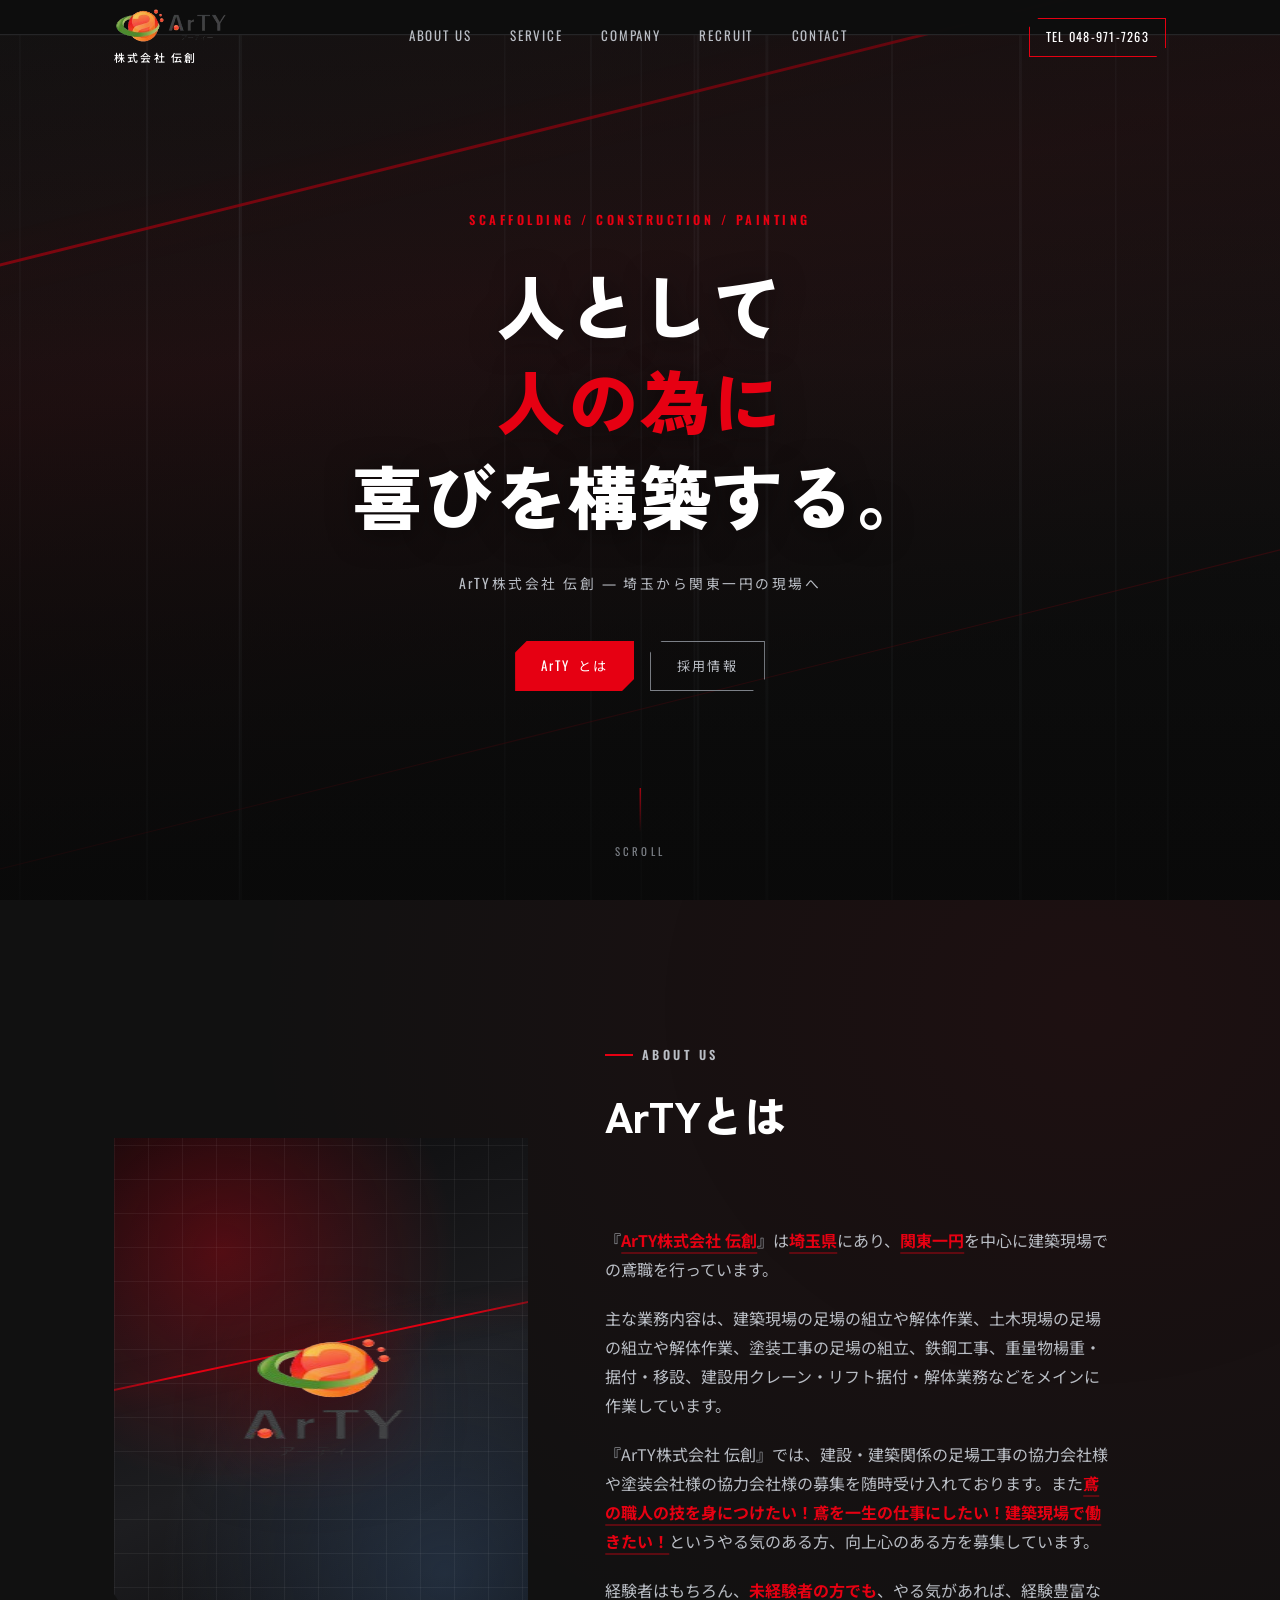
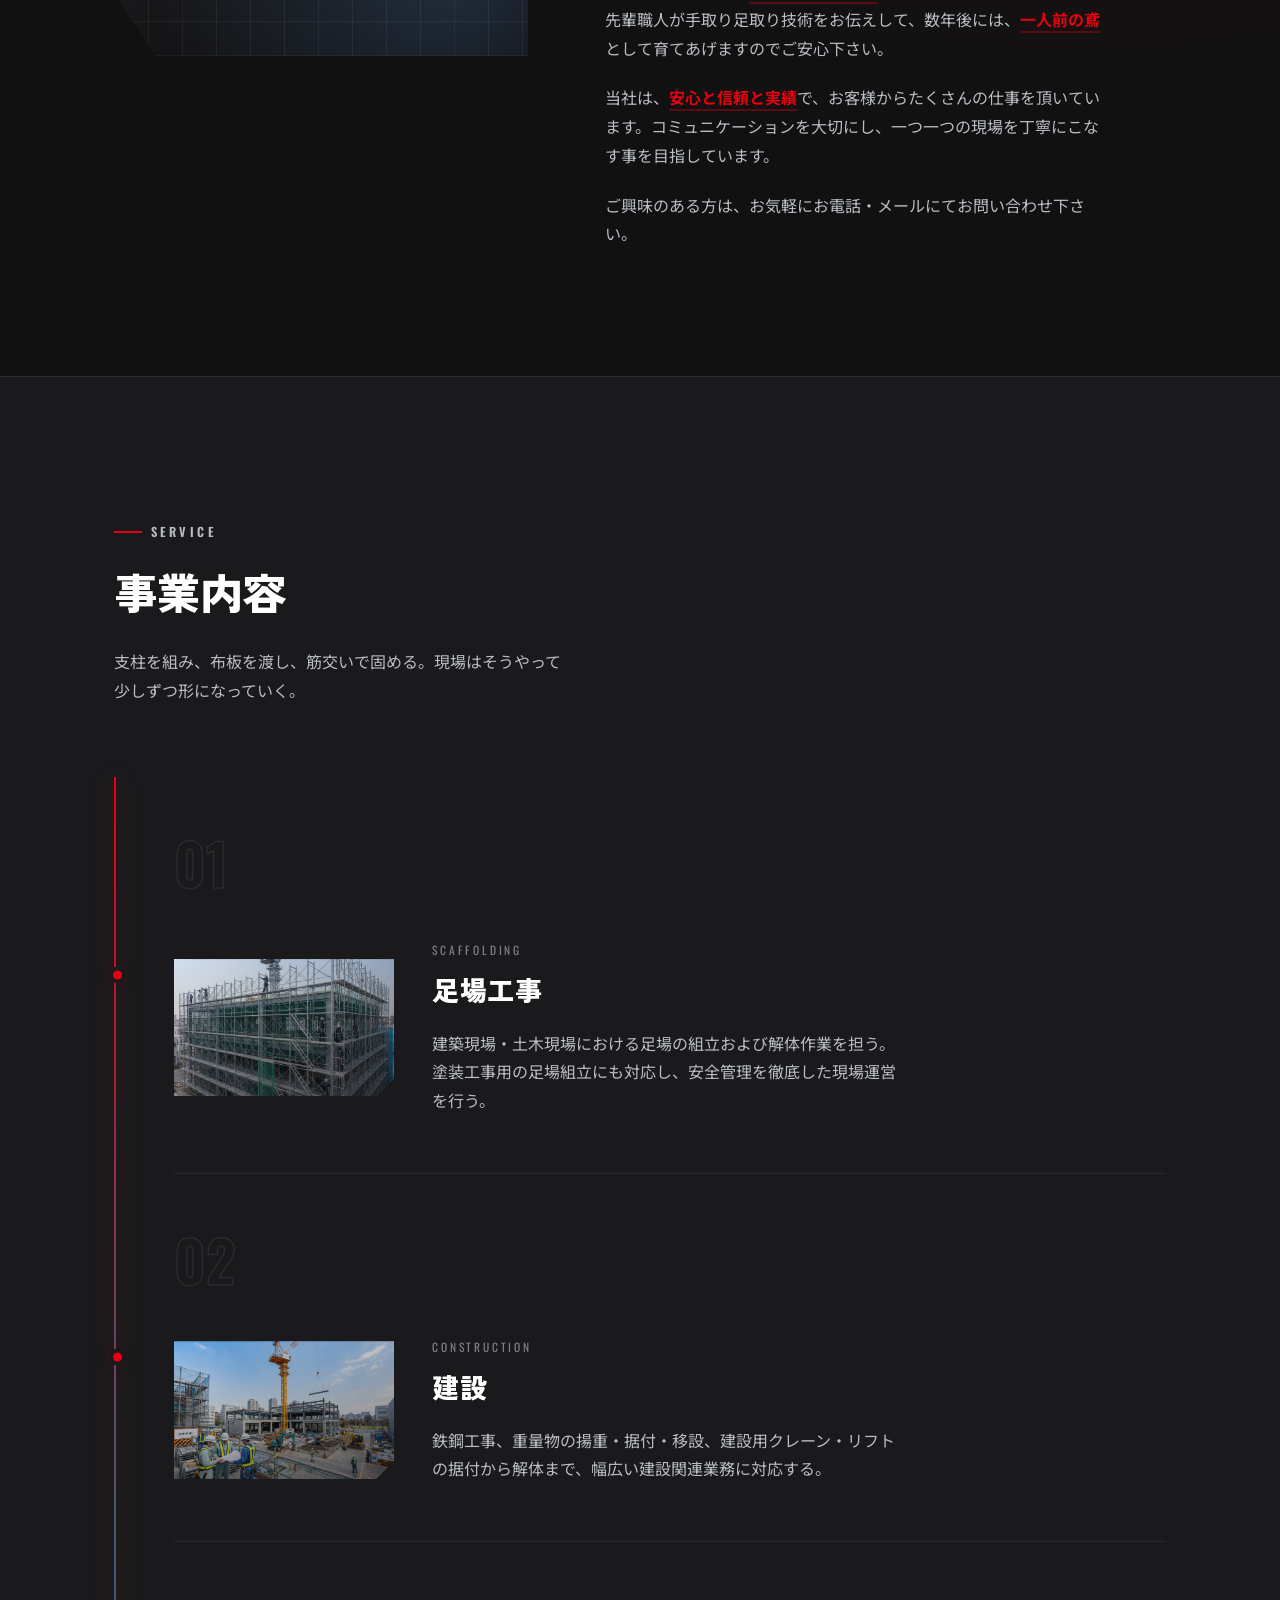
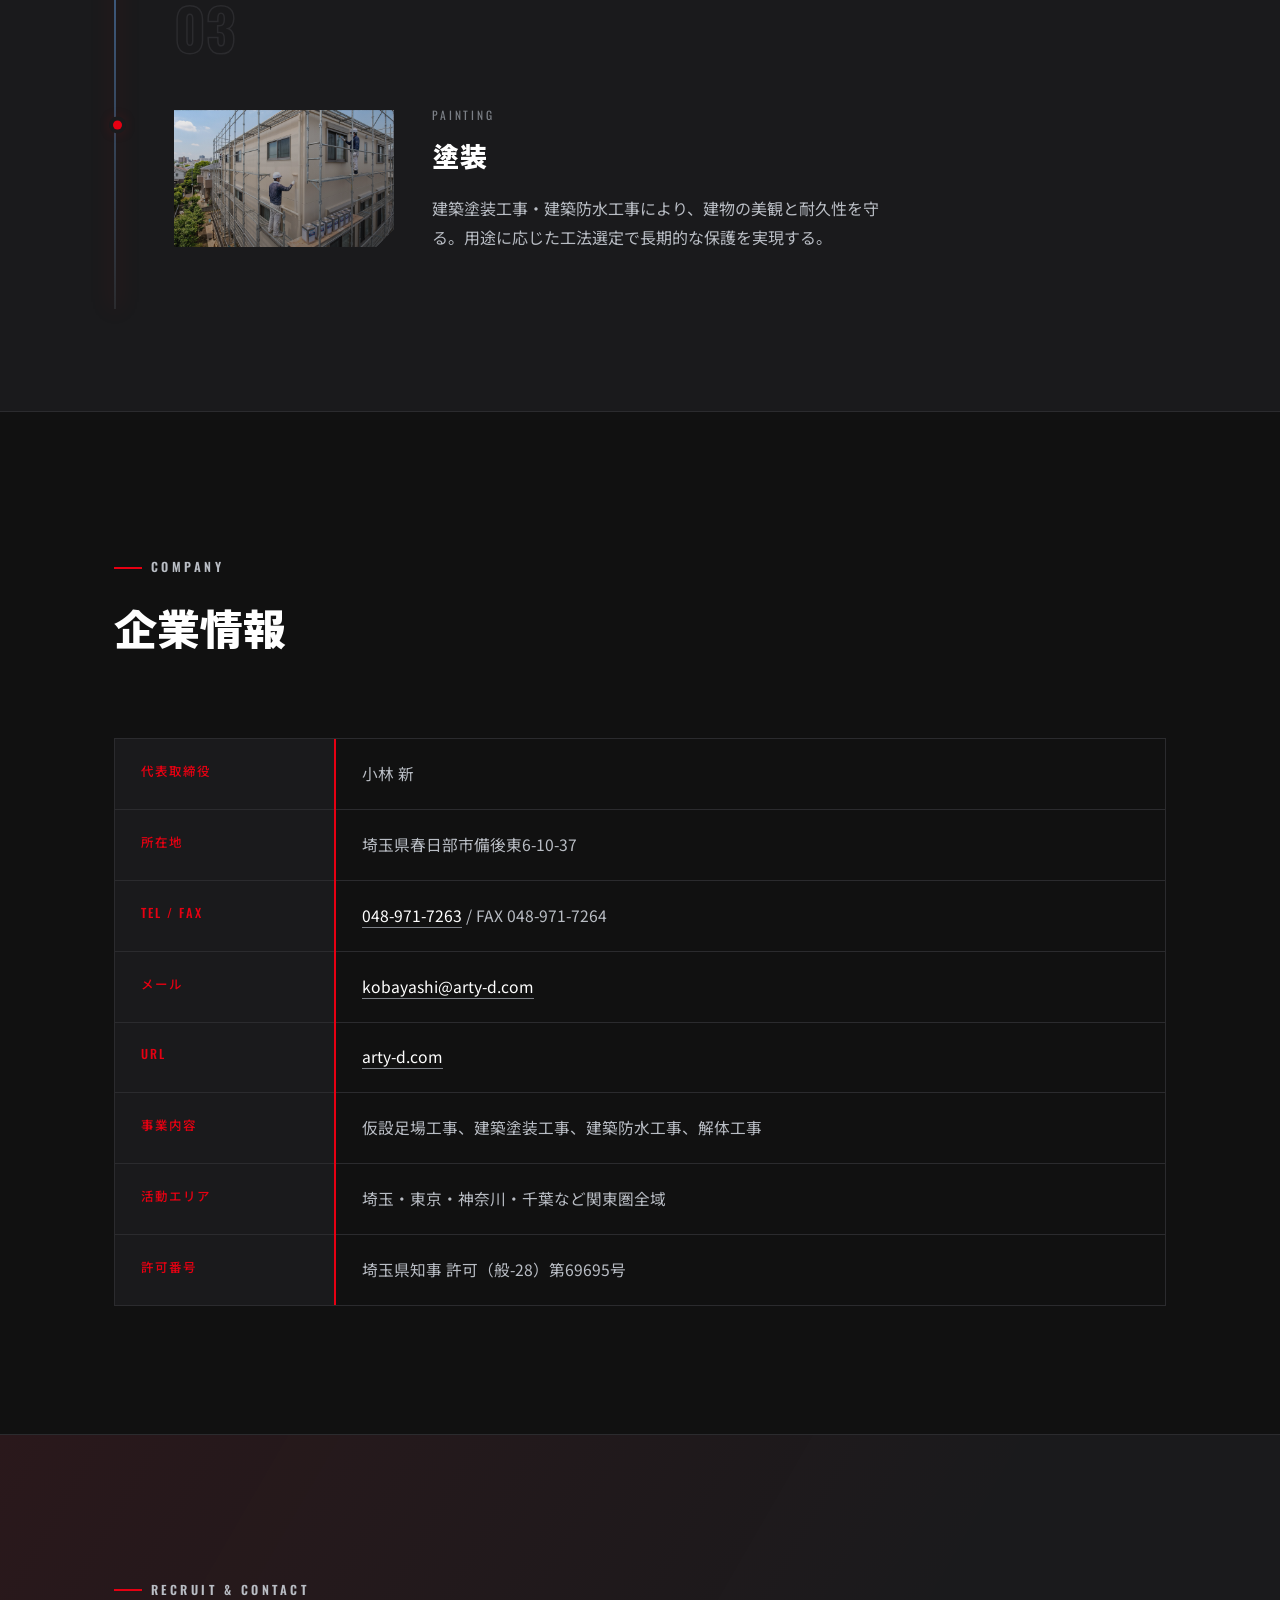
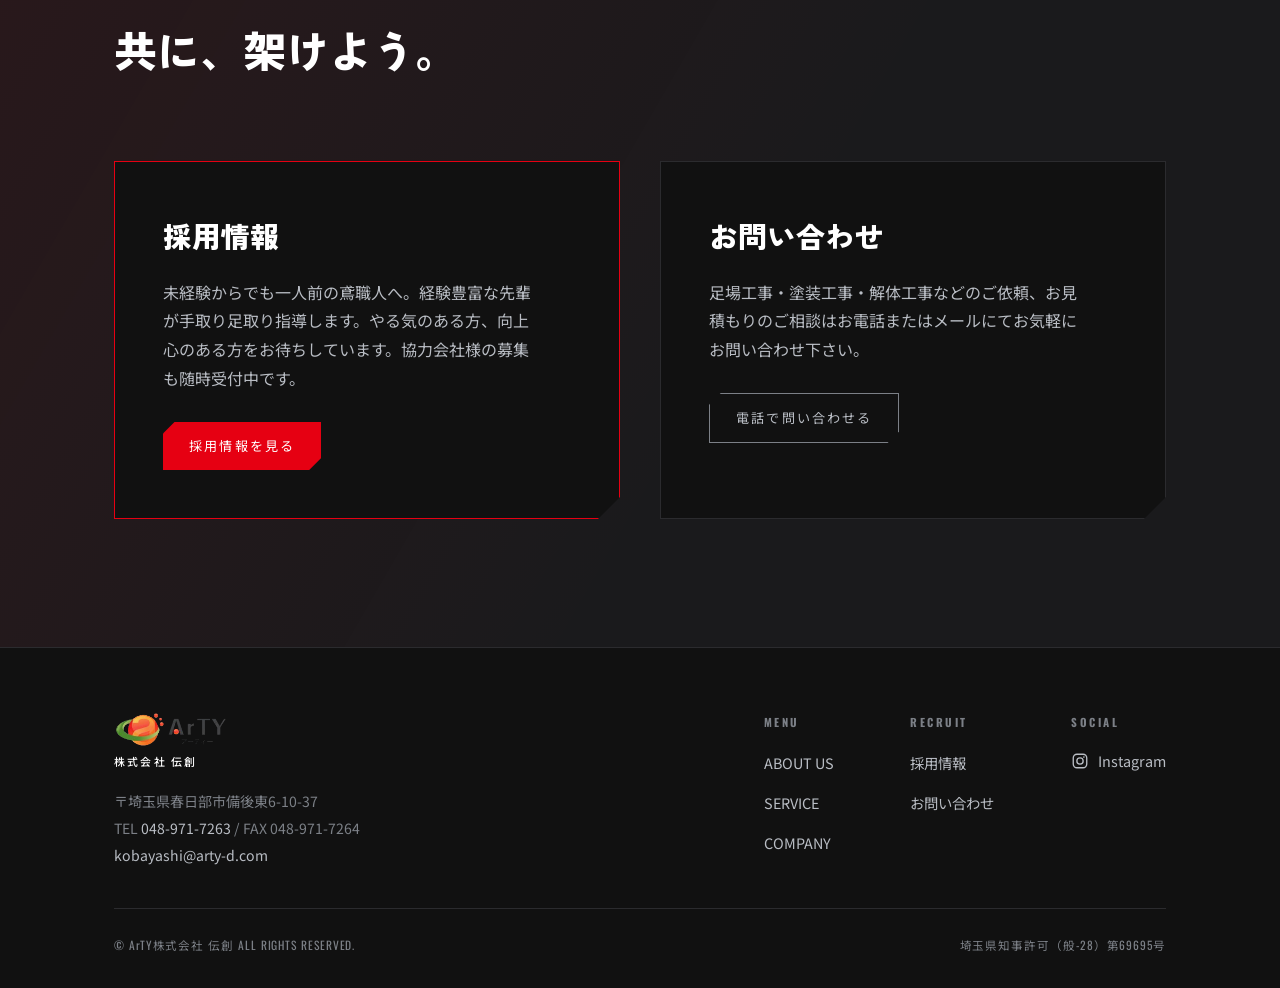
<file: index.html>
<!doctype html>
<html lang="ja">
<head>
<meta charset="UTF-8">
<meta name="viewport" content="width=device-width, initial-scale=1.0">
<title>ArTY株式会社 伝創｜埼玉・関東一円の足場工事、建設、塗装</title>
<meta name="description" content="埼玉県春日部市を拠点に、関東一円で足場工事・建設・塗装工事を行うArTY株式会社 伝創の公式サイト。未経験者歓迎の求人情報も掲載しています。">
<meta name="keywords" content="足場工事,建設,塗装,鳶,埼玉,春日部市,関東,求人,ArTY,株式会社伝創">
<link rel="canonical" href="https://arty-d.com/">
<link rel="icon" type="image/png" sizes="16x16" href="assets/favicon/favicon-16.png">
<link rel="icon" type="image/png" sizes="32x32" href="assets/favicon/favicon-32.png">
<link rel="icon" type="image/png" sizes="512x512" href="assets/favicon/favicon-512.png">
<link rel="apple-touch-icon" sizes="180x180" href="assets/favicon/apple-touch-icon.png">

<meta property="og:type" content="website">
<meta property="og:site_name" content="ArTY株式会社 伝創">
<meta property="og:locale" content="ja_JP">
<meta property="og:url" content="https://arty-d.com/">
<meta property="og:title" content="ArTY株式会社 伝創｜埼玉・関東一円の足場工事、建設、塗装">
<meta property="og:description" content="埼玉県春日部市を拠点に、関東一円で足場工事・建設・塗装工事を行うArTY株式会社 伝創の公式サイト。未経験者歓迎の求人情報も掲載しています。">
<meta property="og:image" content="https://arty-d.com/assets/images/service-scaffolding.jpg">
<meta property="og:image:width" content="1600">
<meta property="og:image:height" content="872">
<meta name="twitter:card" content="summary_large_image">
<meta name="twitter:title" content="ArTY株式会社 伝創｜埼玉・関東一円の足場工事、建設、塗装">
<meta name="twitter:description" content="埼玉県春日部市を拠点に、関東一円で足場工事・建設・塗装工事を行うArTY株式会社 伝創の公式サイト。未経験者歓迎の求人情報も掲載しています。">
<meta name="twitter:image" content="https://arty-d.com/assets/images/service-scaffolding.jpg">

<link rel="stylesheet" href="https://fonts.googleapis.com/css2?family=Zen+Kaku+Gothic+New:wght@400;500;700;900&family=Noto+Sans+JP:wght@400;500;700&family=Oswald:wght@400;500;600;700&display=swap">
<link rel="stylesheet" href="assets/css/style.css">

<script type="application/ld+json">
{
  "@context": "https://schema.org",
  "@type": "GeneralContractor",
  "name": "ArTY株式会社 伝創",
  "alternateName": "ArTY",
  "url": "https://arty-d.com/",
  "logo": "https://arty-d.com/assets/images/logo.png",
  "image": "https://arty-d.com/assets/images/service-scaffolding.jpg",
  "description": "埼玉県春日部市を拠点に、関東一円で足場工事・建設・塗装工事を行う鳶職の会社です。",
  "telephone": "+81-48-971-7263",
  "faxNumber": "+81-48-971-7264",
  "email": "kobayashi@arty-d.com",
  "address": {
    "@type": "PostalAddress",
    "streetAddress": "備後東6-10-37",
    "addressLocality": "春日部市",
    "addressRegion": "埼玉県",
    "addressCountry": "JP"
  },
  "areaServed": [
    { "@type": "State", "name": "埼玉県" },
    { "@type": "State", "name": "東京都" },
    { "@type": "State", "name": "神奈川県" },
    { "@type": "State", "name": "千葉県" }
  ],
  "sameAs": [
    "https://www.instagram.com/denso0415arty/"
  ]
}
</script>

</head>
<body>

<header class="site-header" id="siteHeader">
  <div class="wrap header-inner">
    <a href="#top" class="logo"><img src="assets/images/logo.png" width="214" height="64" alt="ArTY株式会社 伝創"><small>株式会社 伝創</small></a>
    <nav class="nav-links">
      <a href="#about">ABOUT US</a>
      <a href="#service">SERVICE</a>
      <a href="#company">COMPANY</a>
      <a href="recruit.html">RECRUIT</a>
      <a href="#contact">CONTACT</a>
    </nav>
    <a href="tel:048-971-7263" class="nav-cta">TEL 048-971-7263</a>
    <button class="menu-btn" id="menuBtn" aria-label="メニューを開く" aria-expanded="false">
      <span></span><span></span><span></span>
    </button>
  </div>
</header>

<div class="mobile-menu" id="mobileMenu">
  <a href="#about">ABOUT US</a>
  <a href="#service">SERVICE</a>
  <a href="#company">COMPANY</a>
  <a href="recruit.html">RECRUIT</a>
  <a href="#contact">CONTACT</a>
  <a href="tel:048-971-7263" class="mm-sub">TEL 048-971-7263</a>
</div>

<section class="hero" id="top" data-hero-sentinel>
  <canvas id="heroCanvas" aria-hidden="true"></canvas>
  <div class="hero-brace" aria-hidden="true">
    <span class="b1"></span>
    <span class="b2"></span>
  </div>
  <div class="hero-content">
    <p class="eyebrow hero-eyebrow">SCAFFOLDING / CONSTRUCTION / PAINTING</p>
    <h1>人として<br><em>人の為に</em><br>喜びを構築する。</h1>
    <p class="hero-sub">ArTY株式会社 伝創 — 埼玉から関東一円の現場へ</p>
    <div class="hero-actions">
      <a href="#about" class="btn btn-primary"><span class="brand-mark">ArTY</span>とは</a>
      <a href="recruit.html" class="btn btn-ghost">採用情報</a>
    </div>
  </div>
  <div class="scroll-cue" aria-hidden="true">
    <span class="line"></span>
    <span>SCROLL</span>
  </div>
</section>

<section class="about" id="about" data-reveal>
  <div class="wrap about-grid">
    <div class="about-visual">
      <img class="about-visual-logo" src="assets/images/logo-mark.png" width="129" height="132" loading="lazy" alt="ArTY株式会社 伝創">
    </div>
    <div>
      <div class="section-head">
        <p class="eyebrow">ABOUT US</p>
        <h2>ArTYとは</h2>
      </div>
      <div class="about-copy">
        <p>『<span class="hl">ArTY株式会社 伝創</span>』は<span class="hl">埼玉県</span>にあり、<span class="hl">関東一円</span>を中心に建築現場での鳶職を行っています。</p>
        <p>主な業務内容は、建築現場の足場の組立や解体作業、土木現場の足場の組立や解体作業、塗装工事の足場の組立、鉄鋼工事、重量物楊重・据付・移設、建設用クレーン・リフト据付・解体業務などをメインに作業しています。</p>
        <p>『ArTY株式会社 伝創』では、建設・建築関係の足場工事の協力会社様や塗装会社様の協力会社様の募集を随時受け入れております。また<span class="hl">鳶の職人の技を身につけたい！鳶を一生の仕事にしたい！建築現場で働きたい！</span>というやる気のある方、向上心のある方を募集しています。</p>
        <p>経験者はもちろん、<span class="hl">未経験者の方でも</span>、やる気があれば、経験豊富な先輩職人が手取り足取り技術をお伝えして、数年後には、<span class="hl">一人前の鳶</span>として育てあげますのでご安心下さい。</p>
        <p>当社は、<span class="hl">安心と信頼と実績</span>で、お客様からたくさんの仕事を頂いています。コミュニケーションを大切にし、一つ一つの現場を丁寧にこなす事を目指しています。</p>
        <p>ご興味のある方は、お気軽にお電話・メールにてお問い合わせ下さい。</p>
      </div>
    </div>
  </div>
</section>

<section class="service" id="service">
  <div class="wrap">
    <div class="section-head">
      <p class="eyebrow">SERVICE</p>
      <h2>事業内容</h2>
      <p>支柱を組み、布板を渡し、筋交いで固める。現場はそうやって少しずつ形になっていく。</p>
    </div>

    <div class="spine" id="spine" data-reveal>
      <div class="spine-rail" aria-hidden="true"></div>

      <div class="work-item">
        <div class="work-num">01</div>
        <div class="work-body">
          <div class="work-grid">
            <div class="work-figure has-photo photo-scaffolding" role="img" aria-label="足場を組む職人たちの現場写真"></div>
            <div>
              <p class="work-title">SCAFFOLDING<span class="work-title-jp">足場工事</span></p>
              <p class="work-desc">建築現場・土木現場における足場の組立および解体作業を担う。塗装工事用の足場組立にも対応し、安全管理を徹底した現場運営を行う。</p>
            </div>
          </div>
        </div>
      </div>

      <div class="work-item">
        <div class="work-num">02</div>
        <div class="work-body">
          <div class="work-grid">
            <div class="work-figure has-photo photo-construction" role="img" aria-label="鉄骨・重量物を扱う建設現場の写真"></div>
            <div>
              <p class="work-title">CONSTRUCTION<span class="work-title-jp">建設</span></p>
              <p class="work-desc">鉄鋼工事、重量物の揚重・据付・移設、建設用クレーン・リフトの据付から解体まで、幅広い建設関連業務に対応する。</p>
            </div>
          </div>
        </div>
      </div>

      <div class="work-item">
        <div class="work-num">03</div>
        <div class="work-body">
          <div class="work-grid">
            <div class="work-figure has-photo photo-painting" role="img" aria-label="外壁を塗装する職人たちの現場写真"></div>
            <div>
              <p class="work-title">PAINTING<span class="work-title-jp">塗装</span></p>
              <p class="work-desc">建築塗装工事・建築防水工事により、建物の美観と耐久性を守る。用途に応じた工法選定で長期的な保護を実現する。</p>
            </div>
          </div>
        </div>
      </div>
    </div>
  </div>
</section>

<section class="company" id="company">
  <div class="wrap">
    <div class="section-head">
      <p class="eyebrow">COMPANY</p>
      <h2>企業情報</h2>
    </div>
    <div class="table-wrap">
      <table class="company-table">
        <tbody>
          <tr>
            <th scope="row">代表取締役</th>
            <td data-label="代表取締役">小林 新</td>
          </tr>
          <tr>
            <th scope="row">所在地</th>
            <td data-label="所在地">埼玉県春日部市備後東6-10-37</td>
          </tr>
          <tr>
            <th scope="row">TEL / FAX</th>
            <td data-label="TEL / FAX"><a href="tel:048-971-7263">048-971-7263</a> / FAX 048-971-7264</td>
          </tr>
          <tr>
            <th scope="row">メール</th>
            <td data-label="メール"><a href="mailto:kobayashi@arty-d.com">kobayashi@arty-d.com</a></td>
          </tr>
          <tr>
            <th scope="row">URL</th>
            <td data-label="URL"><a href="http://arty-d.com" target="_blank" rel="noopener">arty-d.com</a></td>
          </tr>
          <tr>
            <th scope="row">事業内容</th>
            <td data-label="事業内容">仮設足場工事、建築塗装工事、建築防水工事、解体工事</td>
          </tr>
          <tr>
            <th scope="row">活動エリア</th>
            <td data-label="活動エリア">埼玉・東京・神奈川・千葉など関東圏全域</td>
          </tr>
          <tr>
            <th scope="row">許可番号</th>
            <td data-label="許可番号">埼玉県知事 許可（般-28）第69695号</td>
          </tr>
        </tbody>
      </table>
    </div>
  </div>
</section>

<section class="recruit" id="contact">
  <div class="wrap">
    <div class="section-head">
      <p class="eyebrow">RECRUIT &amp; CONTACT</p>
      <h2>共に、架けよう。</h2>
    </div>
    <div class="rc-grid">
      <div class="rc-card is-recruit">
        <h3>採用情報</h3>
        <p>未経験からでも一人前の鳶職人へ。経験豊富な先輩が手取り足取り指導します。やる気のある方、向上心のある方をお待ちしています。協力会社様の募集も随時受付中です。</p>
        <a href="recruit.html" class="btn btn-primary">採用情報を見る</a>
      </div>
      <div class="rc-card">
        <h3>お問い合わせ</h3>
        <p>足場工事・塗装工事・解体工事などのご依頼、お見積もりのご相談はお電話またはメールにてお気軽にお問い合わせ下さい。</p>
        <a href="tel:048-971-7263" class="btn btn-ghost">電話で問い合わせる</a>
      </div>
    </div>
  </div>
</section>

<footer>
  <div class="wrap">
    <div class="footer-top">
      <div class="footer-brand">
        <a href="#top" class="logo"><img src="assets/images/logo.png" width="214" height="64" loading="lazy" alt="ArTY株式会社 伝創"><small>株式会社 伝創</small></a>
        <address>
          〒埼玉県春日部市備後東6-10-37<br>
          TEL <a href="tel:048-971-7263">048-971-7263</a> / FAX 048-971-7264<br>
          <a href="mailto:kobayashi@arty-d.com">kobayashi@arty-d.com</a>
        </address>
      </div>
      <div class="footer-nav">
        <div class="footer-col">
          <h3>Menu</h3>
          <ul>
            <li><a href="#about">ABOUT US</a></li>
            <li><a href="#service">SERVICE</a></li>
            <li><a href="#company">COMPANY</a></li>
          </ul>
        </div>
        <div class="footer-col">
          <h3>Recruit</h3>
          <ul>
            <li><a href="recruit.html">採用情報</a></li>
            <li><a href="#contact">お問い合わせ</a></li>
          </ul>
        </div>
        <div class="footer-col">
          <h3>Social</h3>
          <ul>
            <li>
              <a href="https://www.instagram.com/denso0415arty/" target="_blank" rel="noopener" class="social-link">
                <svg viewBox="0 0 24 24" fill="none" stroke="currentColor" stroke-width="1.8" aria-hidden="true">
                  <rect x="3" y="3" width="18" height="18" rx="5"/>
                  <circle cx="12" cy="12" r="4.2"/>
                  <circle cx="17.2" cy="6.8" r="1.1" fill="currentColor" stroke="none"/>
                </svg>
                <span>Instagram</span>
              </a>
            </li>
          </ul>
        </div>
      </div>
    </div>
    <div class="footer-bottom">
      <span>© ArTY株式会社 伝創 ALL RIGHTS RESERVED.</span>
      <span>埼玉県知事許可（般-28）第69695号</span>
    </div>
  </div>
</footer>

<script src="assets/js/site.js"></script>
<script>
(function(){
  "use strict";
  var reduceMotion = window.matchMedia("(prefers-reduced-motion: reduce)").matches;

  /* ---- hero canvas: placeholder for a real muted <video autoplay loop> ---- */
  var canvas = document.getElementById("heroCanvas");
  var ctx = canvas.getContext("2d");
  var w, h, dpr = Math.min(window.devicePixelRatio || 1, 2);

  function resize(){
    w = canvas.clientWidth;
    h = canvas.clientHeight;
    canvas.width = w * dpr;
    canvas.height = h * dpr;
    ctx.setTransform(dpr, 0, 0, dpr, 0, 0);
  }
  window.addEventListener("resize", resize);
  resize();

  var poles = [];
  var poleCount = 14;
  for (var i = 0; i < poleCount; i++){
    poles.push({ x: Math.random(), speed: 0.05 + Math.random() * 0.08, width: 1 + Math.random() * 2 });
  }

  function drawFrame(t){
    ctx.clearRect(0, 0, w, h);

    var g = ctx.createLinearGradient(0, 0, 0, h);
    g.addColorStop(0, "#1c1c1c");
    g.addColorStop(1, "#0c0c0c");
    ctx.fillStyle = g;
    ctx.fillRect(0, 0, w, h);

    ctx.strokeStyle = "rgba(180,190,200,0.10)";
    poles.forEach(function(p){
      var x = ((p.x * w) + (reduceMotion ? 0 : t * p.speed * 6)) % (w + 60) - 30;
      ctx.lineWidth = p.width;
      ctx.beginPath();
      ctx.moveTo(x, 0);
      ctx.lineTo(x, h);
      ctx.stroke();
    });

    if (!reduceMotion){
      var sweepX = ((t * 0.05) % (w * 1.6)) - w * 0.3;
      var sg = ctx.createLinearGradient(sweepX - 120, 0, sweepX + 120, h);
      sg.addColorStop(0, "rgba(230,0,18,0)");
      sg.addColorStop(0.5, "rgba(230,0,18,0.10)");
      sg.addColorStop(1, "rgba(230,0,18,0)");
      ctx.fillStyle = sg;
      ctx.fillRect(0, 0, w, h);
    }

    ctx.fillStyle = "rgba(255,255,255,0.025)";
    for (var n = 0; n < 60; n++){
      ctx.fillRect(Math.random() * w, Math.random() * h, 1, 1);
    }
  }

  if (reduceMotion){
    drawFrame(0);
  } else {
    requestAnimationFrame(function loop(t){
      drawFrame(t);
      requestAnimationFrame(loop);
    });
  }
})();
</script>
</body>
</html>
</file>
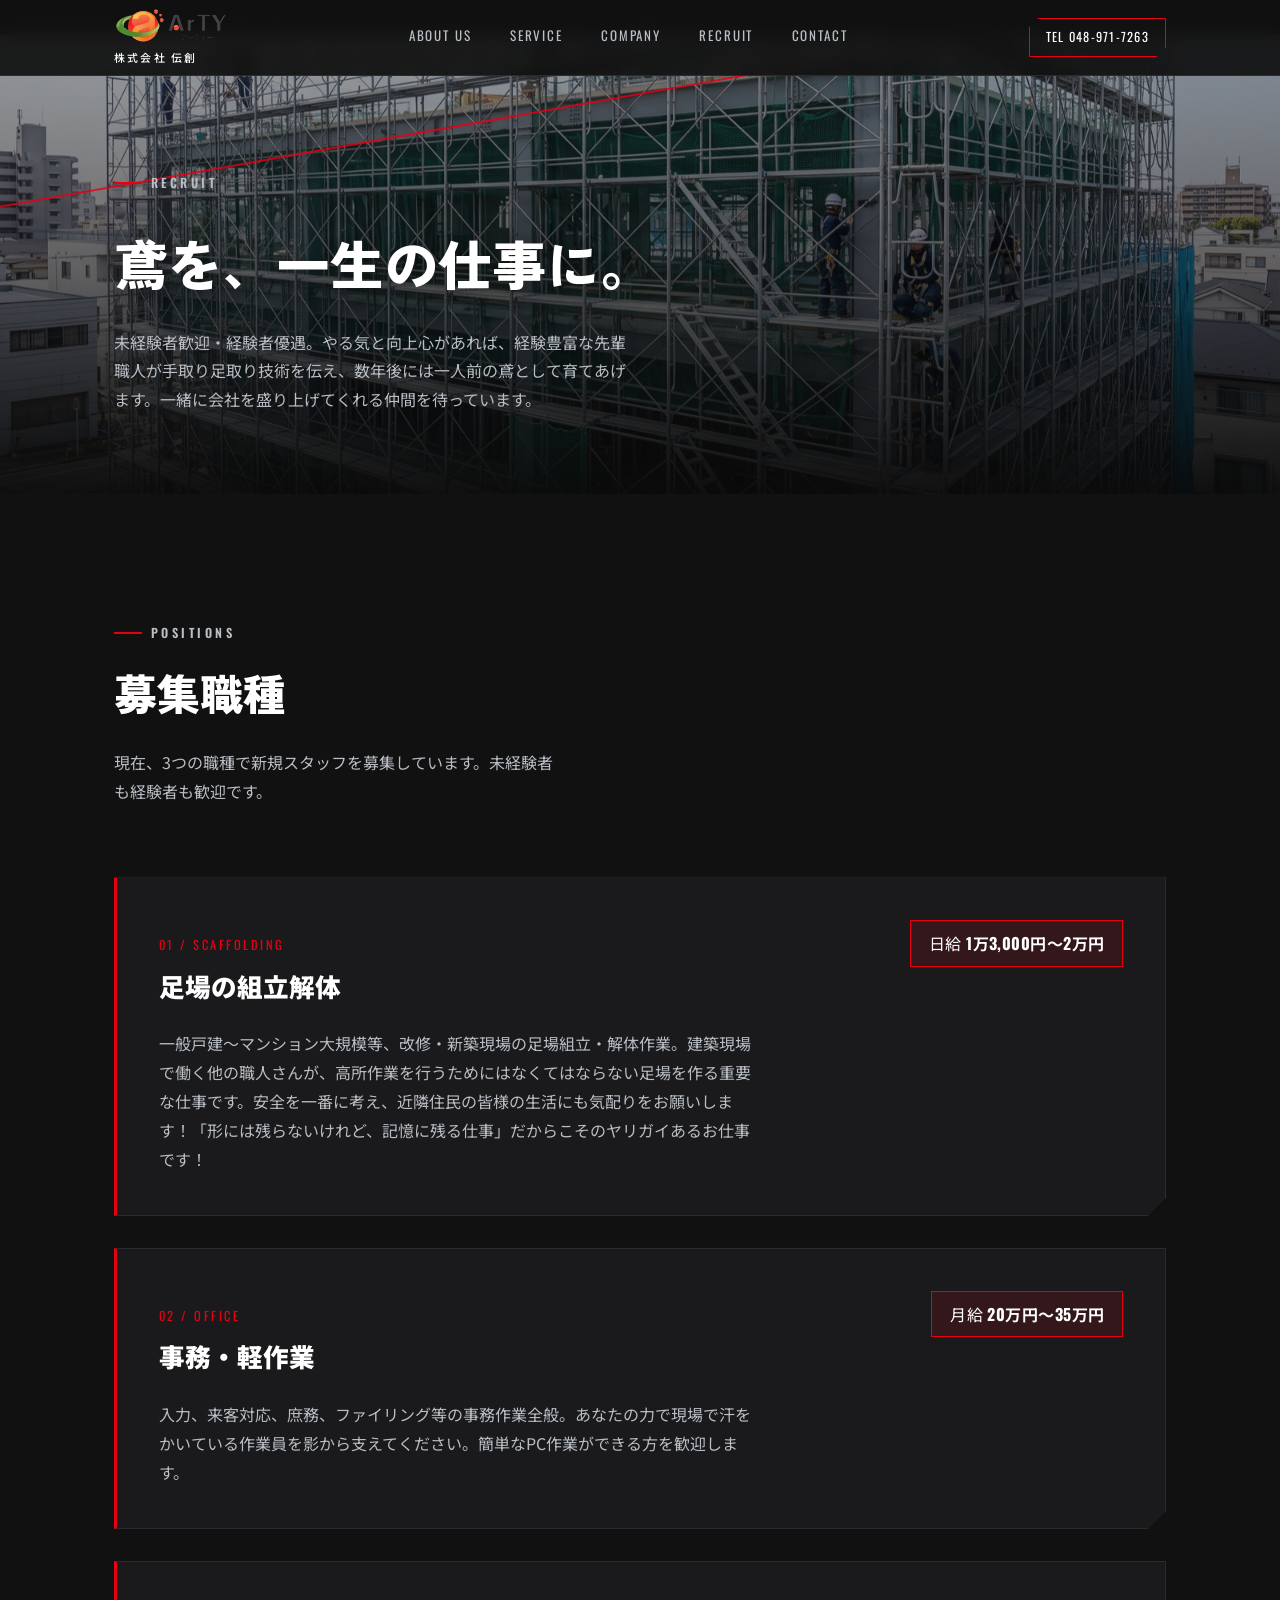
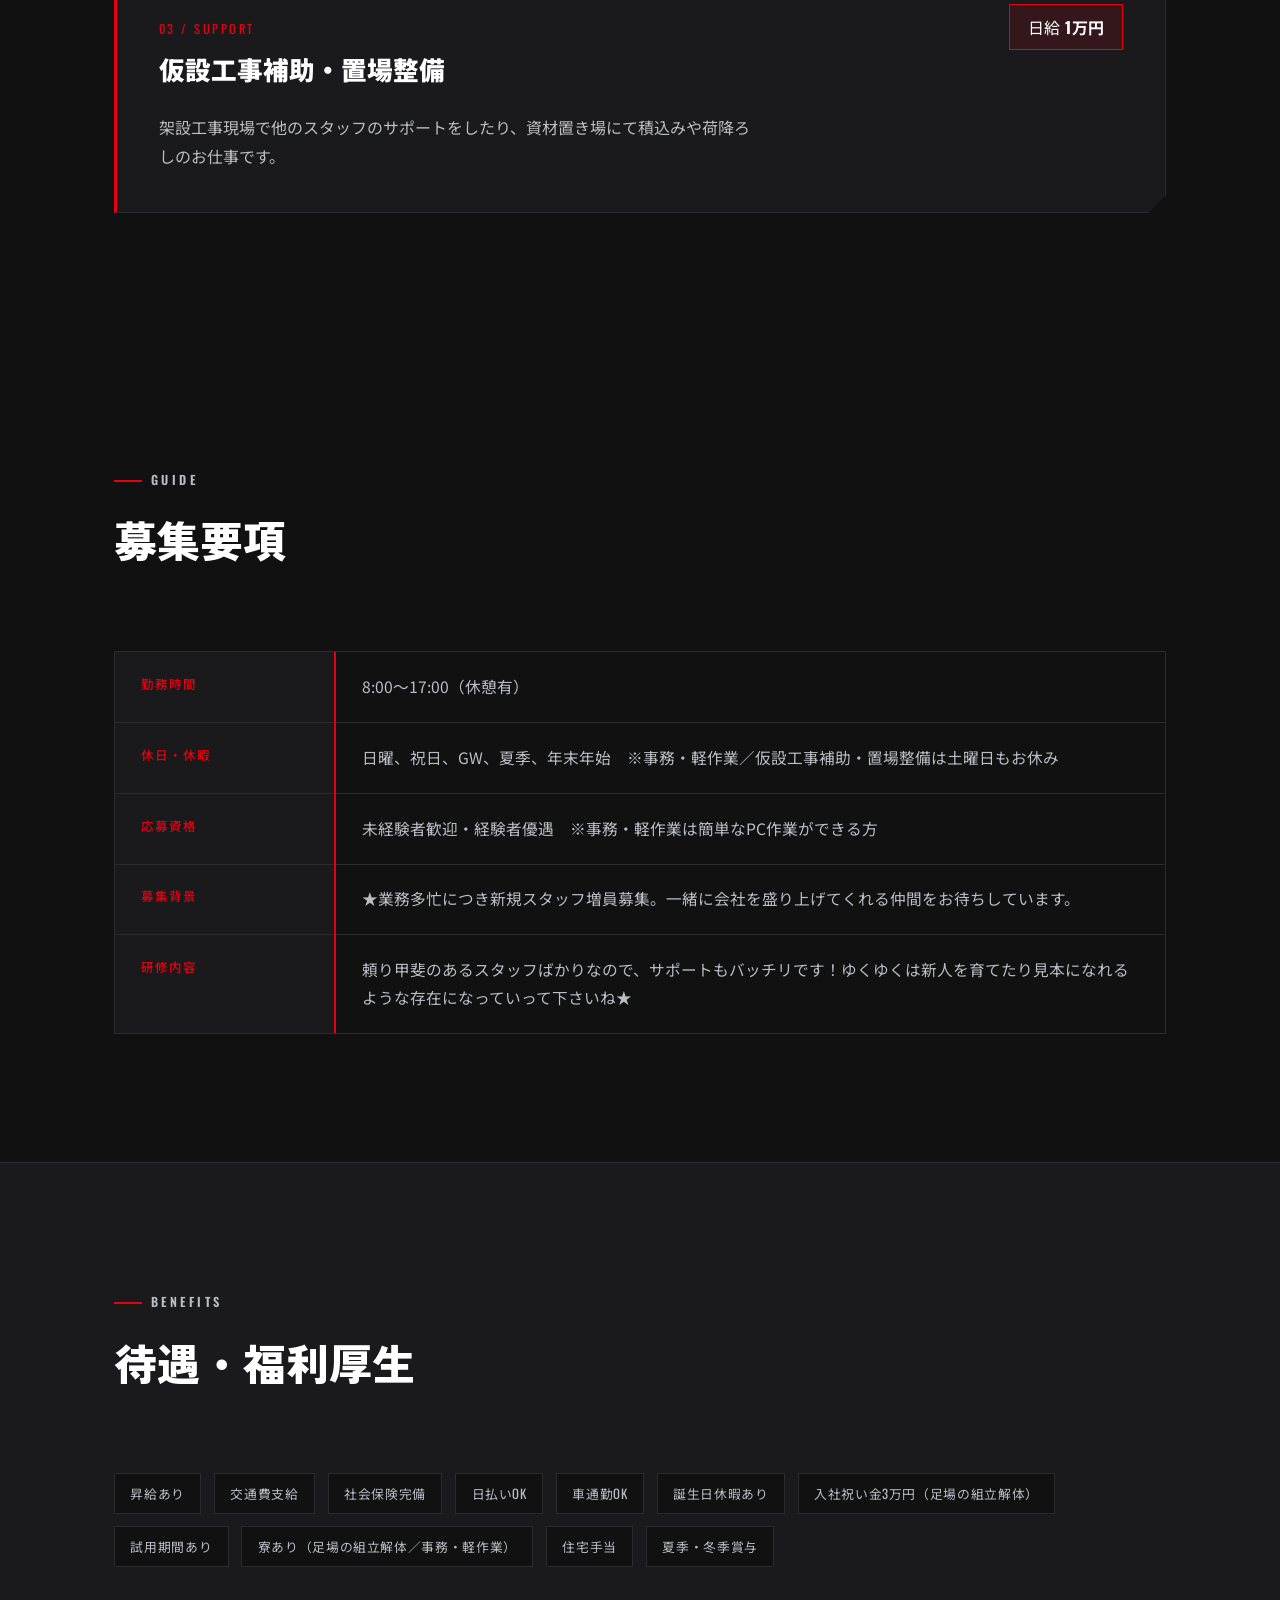
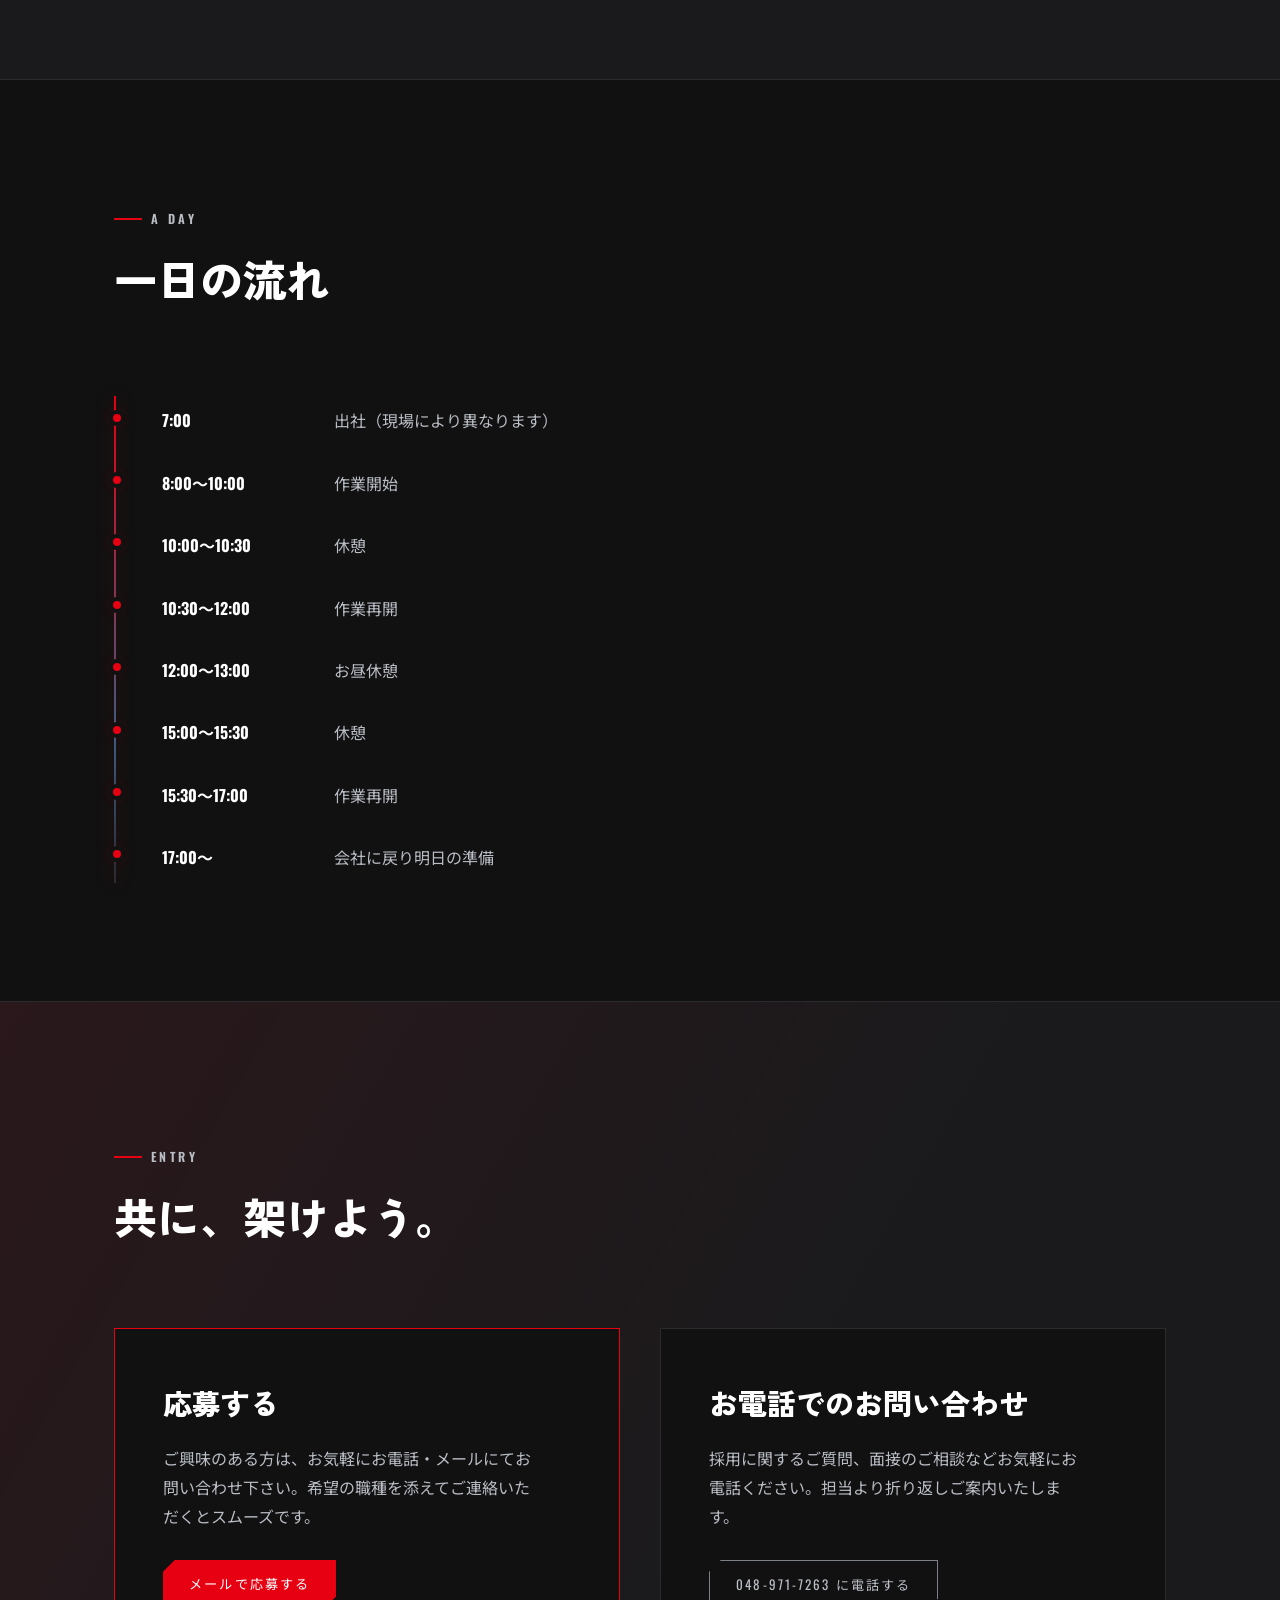
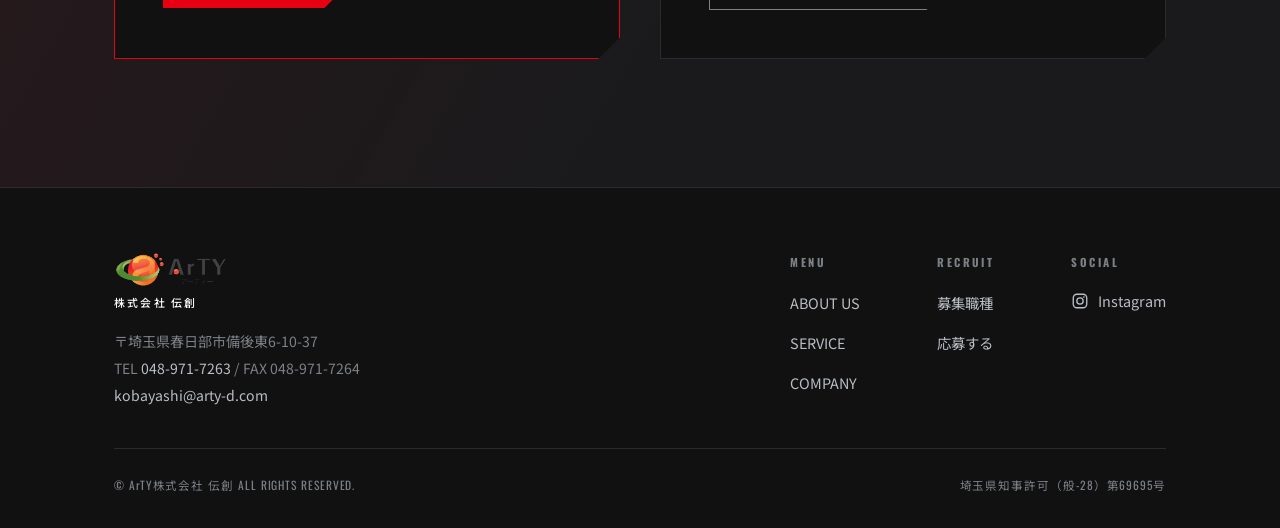
<file: recruit.html>
<!doctype html>
<html lang="ja">
<head>
<meta charset="UTF-8">
<meta name="viewport" content="width=device-width, initial-scale=1.0">
<title>採用情報｜ArTY株式会社 伝創（埼玉・関東一円の足場工事求人）</title>
<meta name="description" content="ArTY株式会社 伝創の採用情報。足場の組立解体、事務・軽作業、仮設工事補助・置場整備の3職種で新規スタッフを募集中。未経験者歓迎、経験者優遇。">
<meta name="keywords" content="足場工事,求人,鳶,採用,未経験者歓迎,埼玉,関東,ArTY,株式会社伝創">
<link rel="canonical" href="https://arty-d.com/recruit.html">
<link rel="icon" type="image/png" sizes="16x16" href="assets/favicon/favicon-16.png">
<link rel="icon" type="image/png" sizes="32x32" href="assets/favicon/favicon-32.png">
<link rel="icon" type="image/png" sizes="512x512" href="assets/favicon/favicon-512.png">
<link rel="apple-touch-icon" sizes="180x180" href="assets/favicon/apple-touch-icon.png">

<meta property="og:type" content="website">
<meta property="og:site_name" content="ArTY株式会社 伝創">
<meta property="og:locale" content="ja_JP">
<meta property="og:url" content="https://arty-d.com/recruit.html">
<meta property="og:title" content="採用情報｜ArTY株式会社 伝創（埼玉・関東一円の足場工事求人）">
<meta property="og:description" content="ArTY株式会社 伝創の採用情報。足場の組立解体、事務・軽作業、仮設工事補助・置場整備の3職種で新規スタッフを募集中。未経験者歓迎、経験者優遇。">
<meta property="og:image" content="https://arty-d.com/assets/images/service-scaffolding.jpg">
<meta property="og:image:width" content="1600">
<meta property="og:image:height" content="872">
<meta name="twitter:card" content="summary_large_image">
<meta name="twitter:title" content="採用情報｜ArTY株式会社 伝創（埼玉・関東一円の足場工事求人）">
<meta name="twitter:description" content="ArTY株式会社 伝創の採用情報。足場の組立解体、事務・軽作業、仮設工事補助・置場整備の3職種で新規スタッフを募集中。未経験者歓迎、経験者優遇。">
<meta name="twitter:image" content="https://arty-d.com/assets/images/service-scaffolding.jpg">

<link rel="stylesheet" href="https://fonts.googleapis.com/css2?family=Zen+Kaku+Gothic+New:wght@400;500;700;900&family=Noto+Sans+JP:wght@400;500;700&family=Oswald:wght@400;500;600;700&display=swap">
<link rel="stylesheet" href="assets/css/style.css">

<script type="application/ld+json">
{
  "@context": "https://schema.org",
  "@type": "BreadcrumbList",
  "itemListElement": [
    { "@type": "ListItem", "position": 1, "name": "ホーム", "item": "https://arty-d.com/" },
    { "@type": "ListItem", "position": 2, "name": "採用情報", "item": "https://arty-d.com/recruit.html" }
  ]
}
</script>
<script type="application/ld+json">
{
  "@context": "https://schema.org",
  "@type": "JobPosting",
  "title": "足場の組立解体",
  "description": "一般戸建〜マンション大規模等、改修・新築現場の足場組立・解体作業。建築現場で働く他の職人が高所作業を行うためになくてはならない足場を作る仕事です。未経験者歓迎、経験豊富な先輩職人が指導します。",
  "identifier": { "@type": "PropertyValue", "name": "ArTY株式会社 伝創", "value": "arty-scaffolding-01" },
  "datePosted": "2026-09-01",
  "validThrough": "2027-09-01",
  "employmentType": "FULL_TIME",
  "hiringOrganization": {
    "@type": "Organization",
    "name": "ArTY株式会社 伝創",
    "sameAs": "https://arty-d.com/",
    "logo": "https://arty-d.com/assets/images/logo.png"
  },
  "jobLocation": {
    "@type": "Place",
    "address": {
      "@type": "PostalAddress",
      "streetAddress": "備後東6-10-37",
      "addressLocality": "春日部市",
      "addressRegion": "埼玉県",
      "addressCountry": "JP"
    }
  },
  "baseSalary": {
    "@type": "MonetaryAmount",
    "currency": "JPY",
    "value": { "@type": "QuantitativeValue", "minValue": 13000, "maxValue": 20000, "unitText": "DAY" }
  }
}
</script>
<script type="application/ld+json">
{
  "@context": "https://schema.org",
  "@type": "JobPosting",
  "title": "事務・軽作業",
  "description": "入力、来客対応、庶務、ファイリング等の事務作業全般。現場で働く作業員を支える仕事です。簡単なPC作業ができる方を歓迎します。",
  "identifier": { "@type": "PropertyValue", "name": "ArTY株式会社 伝創", "value": "arty-office-02" },
  "datePosted": "2026-09-01",
  "validThrough": "2027-09-01",
  "employmentType": "FULL_TIME",
  "hiringOrganization": {
    "@type": "Organization",
    "name": "ArTY株式会社 伝創",
    "sameAs": "https://arty-d.com/",
    "logo": "https://arty-d.com/assets/images/logo.png"
  },
  "jobLocation": {
    "@type": "Place",
    "address": {
      "@type": "PostalAddress",
      "streetAddress": "備後東6-10-37",
      "addressLocality": "春日部市",
      "addressRegion": "埼玉県",
      "addressCountry": "JP"
    }
  },
  "baseSalary": {
    "@type": "MonetaryAmount",
    "currency": "JPY",
    "value": { "@type": "QuantitativeValue", "minValue": 200000, "maxValue": 350000, "unitText": "MONTH" }
  }
}
</script>
<script type="application/ld+json">
{
  "@context": "https://schema.org",
  "@type": "JobPosting",
  "title": "仮設工事補助・置場整備",
  "description": "架設工事現場で他のスタッフのサポートをしたり、資材置き場にて積込みや荷降ろしを行う仕事です。",
  "identifier": { "@type": "PropertyValue", "name": "ArTY株式会社 伝創", "value": "arty-support-03" },
  "datePosted": "2026-09-01",
  "validThrough": "2027-09-01",
  "employmentType": "FULL_TIME",
  "hiringOrganization": {
    "@type": "Organization",
    "name": "ArTY株式会社 伝創",
    "sameAs": "https://arty-d.com/",
    "logo": "https://arty-d.com/assets/images/logo.png"
  },
  "jobLocation": {
    "@type": "Place",
    "address": {
      "@type": "PostalAddress",
      "streetAddress": "備後東6-10-37",
      "addressLocality": "春日部市",
      "addressRegion": "埼玉県",
      "addressCountry": "JP"
    }
  },
  "baseSalary": {
    "@type": "MonetaryAmount",
    "currency": "JPY",
    "value": { "@type": "QuantitativeValue", "value": 10000, "unitText": "DAY" }
  }
}
</script>

</head>
<body>

<header class="site-header" id="siteHeader">
  <div class="wrap header-inner">
    <a href="index.html" class="logo"><img src="assets/images/logo.png" width="214" height="64" alt="ArTY株式会社 伝創"><small>株式会社 伝創</small></a>
    <nav class="nav-links">
      <a href="index.html#about">ABOUT US</a>
      <a href="index.html#service">SERVICE</a>
      <a href="index.html#company">COMPANY</a>
      <a href="recruit.html">RECRUIT</a>
      <a href="index.html#contact">CONTACT</a>
    </nav>
    <a href="tel:048-971-7263" class="nav-cta">TEL 048-971-7263</a>
    <button class="menu-btn" id="menuBtn" aria-label="メニューを開く" aria-expanded="false">
      <span></span><span></span><span></span>
    </button>
  </div>
</header>

<div class="mobile-menu" id="mobileMenu">
  <a href="index.html#about">ABOUT US</a>
  <a href="index.html#service">SERVICE</a>
  <a href="index.html#company">COMPANY</a>
  <a href="recruit.html">RECRUIT</a>
  <a href="index.html#contact">CONTACT</a>
  <a href="tel:048-971-7263" class="mm-sub">TEL 048-971-7263</a>
</div>

<section class="page-hero" data-hero-sentinel>
  <div class="page-hero-brace" aria-hidden="true"><span></span></div>
  <div class="wrap page-hero-inner">
    <p class="eyebrow">RECRUIT</p>
    <h1>鳶を、一生の仕事に。</h1>
    <p>未経験者歓迎・経験者優遇。やる気と向上心があれば、経験豊富な先輩職人が手取り足取り技術を伝え、数年後には一人前の鳶として育てあげます。一緒に会社を盛り上げてくれる仲間を待っています。</p>
  </div>
</section>

<section class="jobs" id="jobs" data-reveal>
  <div class="wrap">
    <div class="section-head">
      <p class="eyebrow">POSITIONS</p>
      <h2>募集職種</h2>
      <p>現在、3つの職種で新規スタッフを募集しています。未経験者も経験者も歓迎です。</p>
    </div>

    <div class="jobs-grid">
      <div class="job-card">
        <div class="job-card-head">
          <div>
            <span class="job-num">01 / SCAFFOLDING</span>
            <span class="job-title">足場の組立解体</span>
          </div>
          <span class="job-salary">日給 <strong>1万3,000円〜2万円</strong></span>
        </div>
        <p class="job-desc">一般戸建〜マンション大規模等、改修・新築現場の足場組立・解体作業。建築現場で働く他の職人さんが、高所作業を行うためにはなくてはならない足場を作る重要な仕事です。安全を一番に考え、近隣住民の皆様の生活にも気配りをお願いします！「形には残らないけれど、記憶に残る仕事」だからこそのヤリガイあるお仕事です！</p>
      </div>

      <div class="job-card">
        <div class="job-card-head">
          <div>
            <span class="job-num">02 / OFFICE</span>
            <span class="job-title">事務・軽作業</span>
          </div>
          <span class="job-salary">月給 <strong>20万円〜35万円</strong></span>
        </div>
        <p class="job-desc">入力、来客対応、庶務、ファイリング等の事務作業全般。あなたの力で現場で汗をかいている作業員を影から支えてください。簡単なPC作業ができる方を歓迎します。</p>
      </div>

      <div class="job-card">
        <div class="job-card-head">
          <div>
            <span class="job-num">03 / SUPPORT</span>
            <span class="job-title">仮設工事補助・置場整備</span>
          </div>
          <span class="job-salary">日給 <strong>1万円</strong></span>
        </div>
        <p class="job-desc">架設工事現場で他のスタッフのサポートをしたり、資材置き場にて積込みや荷降ろしのお仕事です。</p>
      </div>
    </div>
  </div>
</section>

<section class="company">
  <div class="wrap">
    <div class="section-head">
      <p class="eyebrow">GUIDE</p>
      <h2>募集要項</h2>
    </div>
    <div class="table-wrap">
      <table class="company-table">
        <tbody>
          <tr>
            <th scope="row">勤務時間</th>
            <td data-label="勤務時間">8:00〜17:00（休憩有）</td>
          </tr>
          <tr>
            <th scope="row">休日・休暇</th>
            <td data-label="休日・休暇">日曜、祝日、GW、夏季、年末年始　※事務・軽作業／仮設工事補助・置場整備は土曜日もお休み</td>
          </tr>
          <tr>
            <th scope="row">応募資格</th>
            <td data-label="応募資格">未経験者歓迎・経験者優遇　※事務・軽作業は簡単なPC作業ができる方</td>
          </tr>
          <tr>
            <th scope="row">募集背景</th>
            <td data-label="募集背景">★業務多忙につき新規スタッフ増員募集。一緒に会社を盛り上げてくれる仲間をお待ちしています。</td>
          </tr>
          <tr>
            <th scope="row">研修内容</th>
            <td data-label="研修内容">頼り甲斐のあるスタッフばかりなので、サポートもバッチリです！ゆくゆくは新人を育てたり見本になれるような存在になっていって下さいね★</td>
          </tr>
        </tbody>
      </table>
    </div>
  </div>
</section>

<section class="benefits" id="benefits" data-reveal>
  <div class="wrap">
    <div class="section-head">
      <p class="eyebrow">BENEFITS</p>
      <h2>待遇・福利厚生</h2>
    </div>
    <div class="tag-grid">
      <span class="tag">昇給あり</span>
      <span class="tag">交通費支給</span>
      <span class="tag">社会保険完備</span>
      <span class="tag">日払いOK</span>
      <span class="tag">車通勤OK</span>
      <span class="tag">誕生日休暇あり</span>
      <span class="tag">入社祝い金3万円（足場の組立解体）</span>
      <span class="tag">試用期間あり</span>
      <span class="tag">寮あり（足場の組立解体／事務・軽作業）</span>
      <span class="tag">住宅手当</span>
      <span class="tag">夏季・冬季賞与</span>
    </div>
  </div>
</section>

<section class="day-flow">
  <div class="wrap">
    <div class="section-head">
      <p class="eyebrow">A DAY</p>
      <h2>一日の流れ</h2>
    </div>
    <div class="timeline" id="timeline" data-reveal>
      <div class="timeline-rail" aria-hidden="true"></div>
      <div class="timeline-item">
        <span class="timeline-time">7:00</span>
        <span class="timeline-text">出社（現場により異なります）</span>
      </div>
      <div class="timeline-item">
        <span class="timeline-time">8:00〜10:00</span>
        <span class="timeline-text">作業開始</span>
      </div>
      <div class="timeline-item">
        <span class="timeline-time">10:00〜10:30</span>
        <span class="timeline-text">休憩</span>
      </div>
      <div class="timeline-item">
        <span class="timeline-time">10:30〜12:00</span>
        <span class="timeline-text">作業再開</span>
      </div>
      <div class="timeline-item">
        <span class="timeline-time">12:00〜13:00</span>
        <span class="timeline-text">お昼休憩</span>
      </div>
      <div class="timeline-item">
        <span class="timeline-time">15:00〜15:30</span>
        <span class="timeline-text">休憩</span>
      </div>
      <div class="timeline-item">
        <span class="timeline-time">15:30〜17:00</span>
        <span class="timeline-text">作業再開</span>
      </div>
      <div class="timeline-item">
        <span class="timeline-time">17:00〜</span>
        <span class="timeline-text">会社に戻り明日の準備</span>
      </div>
    </div>
  </div>
</section>

<section class="recruit" id="apply">
  <div class="wrap">
    <div class="section-head">
      <p class="eyebrow">ENTRY</p>
      <h2>共に、架けよう。</h2>
    </div>
    <div class="rc-grid">
      <div class="rc-card is-recruit">
        <h3>応募する</h3>
        <p>ご興味のある方は、お気軽にお電話・メールにてお問い合わせ下さい。希望の職種を添えてご連絡いただくとスムーズです。</p>
        <a href="mailto:kobayashi@arty-d.com?subject=採用について（応募）" class="btn btn-primary">メールで応募する</a>
      </div>
      <div class="rc-card">
        <h3>お電話でのお問い合わせ</h3>
        <p>採用に関するご質問、面接のご相談などお気軽にお電話ください。担当より折り返しご案内いたします。</p>
        <a href="tel:048-971-7263" class="btn btn-ghost">048-971-7263 に電話する</a>
      </div>
    </div>
  </div>
</section>

<footer>
  <div class="wrap">
    <div class="footer-top">
      <div class="footer-brand">
        <a href="index.html" class="logo"><img src="assets/images/logo.png" width="214" height="64" loading="lazy" alt="ArTY株式会社 伝創"><small>株式会社 伝創</small></a>
        <address>
          〒埼玉県春日部市備後東6-10-37<br>
          TEL <a href="tel:048-971-7263">048-971-7263</a> / FAX 048-971-7264<br>
          <a href="mailto:kobayashi@arty-d.com">kobayashi@arty-d.com</a>
        </address>
      </div>
      <div class="footer-nav">
        <div class="footer-col">
          <h3>Menu</h3>
          <ul>
            <li><a href="index.html#about">ABOUT US</a></li>
            <li><a href="index.html#service">SERVICE</a></li>
            <li><a href="index.html#company">COMPANY</a></li>
          </ul>
        </div>
        <div class="footer-col">
          <h3>Recruit</h3>
          <ul>
            <li><a href="#jobs">募集職種</a></li>
            <li><a href="#apply">応募する</a></li>
          </ul>
        </div>
        <div class="footer-col">
          <h3>Social</h3>
          <ul>
            <li>
              <a href="https://www.instagram.com/denso0415arty/" target="_blank" rel="noopener" class="social-link">
                <svg viewBox="0 0 24 24" fill="none" stroke="currentColor" stroke-width="1.8" aria-hidden="true">
                  <rect x="3" y="3" width="18" height="18" rx="5"/>
                  <circle cx="12" cy="12" r="4.2"/>
                  <circle cx="17.2" cy="6.8" r="1.1" fill="currentColor" stroke="none"/>
                </svg>
                <span>Instagram</span>
              </a>
            </li>
          </ul>
        </div>
      </div>
    </div>
    <div class="footer-bottom">
      <span>© ArTY株式会社 伝創 ALL RIGHTS RESERVED.</span>
      <span>埼玉県知事許可（般-28）第69695号</span>
    </div>
  </div>
</footer>

<script src="assets/js/site.js"></script>
</body>
</html>
</file>
<file: assets/css/style.css>
@import url('https://fonts.googleapis.com/css2?family=Zen+Kaku+Gothic+New:wght@400;500;700;900&family=Noto+Sans+JP:wght@400;500;700&family=Oswald:wght@400;500;600;700&display=swap');

  :root{
    --ink:        #111111;
    --ink-raised: #1a1a1c;
    --ink-line:   #2b2b2e;
    --red:        #E60012;
    --red-glow:   rgba(230,0,18,.35);
    --white:      #FFFFFF;
    --silver:     #B9BDC4;
    --silver-dim: #7C8087;
    --denim:      #3E5C82;
    --denim-deep: #26374d;
    --denim-pale: #8fa8c4;

    --font-display: "Zen Kaku Gothic New", "Noto Sans JP", sans-serif;
    --font-body:    "Noto Sans JP", sans-serif;
    --font-label:   "Oswald", "Noto Sans JP", sans-serif;

    color-scheme: dark;
  }

  *{ box-sizing:border-box; }
  html{ scroll-behavior:smooth; }
  body{
    margin:0;
    background:var(--ink);
    color:var(--white);
    font-family:var(--font-body);
    line-height:1.8;
    -webkit-font-smoothing:antialiased;
    overflow-x:hidden;
  }
  img{ max-width:100%; display:block; }
  a{ color:inherit; text-decoration:none; }
  h1,h2,h3{ font-family:var(--font-display); margin:0; text-wrap:balance; }
  p{ margin:0; }
  ul{ margin:0; padding:0; list-style:none; }
  button{ font-family:inherit; }
  :focus-visible{ outline:2px solid var(--red); outline-offset:3px; }

  .eyebrow{
    font-family:var(--font-label);
    font-weight:600;
    font-size:.78rem;
    letter-spacing:.28em;
    text-transform:uppercase;
    color:var(--red);
    display:flex;
    align-items:center;
    gap:.7em;
  }
  .eyebrow::before{
    content:"";
    width:28px; height:2px;
    background:var(--red);
    display:inline-block;
  }

  .wrap{
    max-width:1180px;
    margin-inline:auto;
    padding-inline:clamp(20px, 5vw, 64px);
  }

  /* ---------- Header ---------- */
  .site-header{
    position:fixed; inset:0 0 auto 0;
    height:76px;
    display:flex; align-items:center;
    z-index:100;
    transition:background-color .4s ease, border-color .4s ease;
    border-bottom:1px solid transparent;
  }
  .site-header.is-solid{
    background:rgba(17,17,17,.92);
    backdrop-filter:blur(8px);
    border-bottom-color:var(--ink-line);
  }
  .header-inner{
    width:100%;
    display:flex; align-items:center; justify-content:space-between;
  }
  .logo{
    display:flex; flex-direction:column; align-items:flex-start; gap:.4em;
  }
  .logo img{
    height:34px;
    width:auto;
    display:block;
  }
  .logo small{
    font-family:var(--font-body);
    font-weight:500;
    font-size:.68rem;
    letter-spacing:.2em;
    color:var(--white);
  }
  .nav-links{
    display:flex; align-items:center; gap:2.4rem;
  }
  .nav-links a{
    font-family:var(--font-label);
    font-size:.82rem;
    letter-spacing:.14em;
    text-transform:uppercase;
    color:var(--silver);
    position:relative;
    padding-bottom:4px;
    transition:color .25s ease;
  }
  .nav-links a::after{
    content:"";
    position:absolute; left:0; right:100%; bottom:0;
    height:2px; background:var(--red);
    transition:right .3s ease;
  }
  .nav-links a:hover{ color:var(--white); }
  .nav-links a:hover::after{ right:0; }
  .nav-cta{
    font-family:var(--font-label);
    font-size:.78rem;
    letter-spacing:.1em;
    color:var(--white);
    border:1px solid var(--red);
    padding:.6em 1.3em;
    display:flex; align-items:center; gap:.5em;
    clip-path:polygon(10px 0,100% 0,100% calc(100% - 10px),calc(100% - 10px) 100%,0 100%,0 10px);
    transition:background-color .25s ease;
  }
  .nav-cta:hover{ background:var(--red); }

  .menu-btn{
    display:none;
    width:38px; height:32px;
    background:none; border:none; cursor:pointer;
    flex-direction:column; justify-content:space-between;
    padding:4px 0;
  }
  .menu-btn span{
    display:block; height:2px; width:100%;
    background:var(--white);
    transition:transform .3s ease, opacity .3s ease;
  }
  .menu-btn.is-open span:nth-child(1){ transform:translateY(9px) rotate(45deg); }
  .menu-btn.is-open span:nth-child(2){ opacity:0; }
  .menu-btn.is-open span:nth-child(3){ transform:translateY(-9px) rotate(-45deg); }

  .mobile-menu{
    position:fixed; inset:76px 0 auto 0;
    background:rgba(14,14,14,.98);
    backdrop-filter:blur(10px);
    border-bottom:1px solid var(--ink-line);
    display:flex; flex-direction:column;
    padding:1.5rem clamp(20px,5vw,64px) 2rem;
    gap:1.1rem;
    transform:translateY(-110%);
    transition:transform .35s ease;
    z-index:99;
  }
  .mobile-menu.is-open{ transform:translateY(0); }
  .mobile-menu a{
    font-family:var(--font-label);
    font-size:1rem;
    letter-spacing:.1em;
    text-transform:uppercase;
    color:var(--silver);
    padding:.5rem 0;
    border-bottom:1px solid var(--ink-line);
  }
  .mobile-menu .mm-sub{
    font-family:var(--font-body);
    font-size:.78rem;
    color:var(--silver-dim);
    text-transform:none;
    letter-spacing:0;
    border:none;
    padding-top:0;
  }

  /* ---------- Hero ---------- */
  .hero{
    position:relative;
    height:100svh;
    min-height:560px;
    display:flex;
    align-items:center;
    overflow:hidden;
    background:var(--ink);
  }
  .hero canvas{
    position:absolute; inset:0;
    width:100%; height:100%;
    display:block;
  }
  .hero::after{
    content:"";
    position:absolute; inset:0;
    background:
      linear-gradient(180deg, rgba(9,9,9,.55) 0%, rgba(9,9,9,.35) 40%, rgba(9,9,9,.85) 100%);
    pointer-events:none;
  }
  .hero-brace{
    position:absolute;
    inset:-10% -20%;
    pointer-events:none;
  }
  .hero-brace span{
    position:absolute;
    background:linear-gradient(90deg, transparent, var(--red) 20%, var(--red) 80%, transparent);
    opacity:.85;
    box-shadow:0 0 40px var(--red-glow);
  }
  .hero-brace .b1{
    width:180%; height:3px;
    top:18%; left:-40%;
    transform:rotate(-14deg);
  }
  .hero-brace .b2{
    width:180%; height:1px;
    top:74%; left:-40%;
    transform:rotate(-14deg);
    opacity:.35;
  }
  .hero-content{
    position:relative;
    z-index:2;
    width:100%;
    text-align:center;
    padding-inline:clamp(20px,6vw,64px);
  }
  .hero-eyebrow{
    justify-content:center;
    margin-bottom:1.6rem;
  }
  .hero-eyebrow::before{ display:none; }
  .hero h1{
    font-weight:900;
    font-size:clamp(1.9rem, 6.4vw, 4.4rem);
    letter-spacing:.03em;
    line-height:1.35;
    color:var(--white);
    text-shadow:0 4px 30px rgba(0,0,0,.5);
  }
  .hero h1 em{
    font-style:normal;
    color:var(--red);
  }
  .hero-sub{
    margin-top:1.8rem;
    font-family:var(--font-label);
    font-size:.86rem;
    letter-spacing:.18em;
    color:var(--silver);
  }
  .hero-actions{
    margin-top:2.8rem;
    display:flex; gap:1rem; justify-content:center; flex-wrap:wrap;
  }
  .brand-mark{ text-transform:none; }
  .btn{
    font-family:var(--font-label);
    font-size:.82rem;
    letter-spacing:.16em;
    text-transform:uppercase;
    padding:.95em 2em;
    display:inline-flex; align-items:center; gap:.6em;
    clip-path:polygon(12px 0,100% 0,100% calc(100% - 12px),calc(100% - 12px) 100%,0 100%,0 12px);
    transition:transform .25s ease, background-color .25s ease, color .25s ease;
  }
  .btn-primary{ background:var(--red); color:var(--white); }
  .btn-primary:hover{ transform:translateY(-2px); background:#ff1a2e; }
  .btn-ghost{ border:1px solid var(--silver-dim); color:var(--silver); }
  .btn-ghost:hover{ border-color:var(--white); color:var(--white); transform:translateY(-2px); }

  .scroll-cue{
    position:absolute; bottom:2.4rem; left:50%; transform:translateX(-50%);
    z-index:2;
    display:flex; flex-direction:column; align-items:center; gap:.6rem;
    color:var(--silver-dim);
  }
  .scroll-cue .line{
    width:1px; height:44px;
    background:linear-gradient(180deg, var(--red), transparent);
    animation:scrollDrop 1.8s ease-in-out infinite;
  }
  @keyframes scrollDrop{
    0%{ transform:scaleY(0); transform-origin:top; }
    50%{ transform:scaleY(1); transform-origin:top; }
    50.1%{ transform-origin:bottom; }
    100%{ transform:scaleY(0); transform-origin:bottom; }
  }
  .scroll-cue span{
    font-family:var(--font-label);
    font-size:.68rem;
    letter-spacing:.3em;
    text-transform:uppercase;
  }

  /* ---------- Section shell ---------- */
  section{ position:relative; }
  .section-head{
    margin-bottom:clamp(2.5rem, 6vw, 4.5rem);
  }
  .section-head h2{
    font-size:clamp(1.9rem, 4vw, 2.7rem);
    font-weight:900;
    margin-top:.6rem;
    color:var(--white);
  }
  .section-head p{
    margin-top:1rem;
    max-width:50ch;
    color:var(--silver);
  }

  /* ---------- About ---------- */
  .about{
    padding:clamp(5rem,10vw,9rem) 0;
    background:
      radial-gradient(ellipse at 85% 10%, rgba(230,0,18,.06), transparent 55%),
      var(--ink);
  }
  .about-grid{
    display:grid;
    grid-template-columns:.85fr 1.15fr;
    gap:clamp(2.5rem,6vw,5rem);
    align-items:start;
  }
  .about-visual{
    position:sticky;
    top:110px;
    aspect-ratio:4/5;
    position:relative;
    display:flex; align-items:center; justify-content:center;
    overflow:hidden;
    background:
      radial-gradient(circle at 26% 22%, rgba(230,0,18,.30), transparent 46%),
      radial-gradient(circle at 80% 84%, rgba(62,92,130,.38), transparent 52%),
      linear-gradient(155deg, #0a0a0b 0%, #1d1d20 55%, #0a0a0b 100%);
    clip-path:polygon(0 0,100% 0,100% 100%,10% 100%,0 88%);
    opacity:0; transform:translateX(-24px);
    transition:opacity .9s ease, transform .9s ease;
  }
  .about-visual::before{
    content:"";
    position:absolute; inset:0;
    background:
      repeating-linear-gradient(0deg, rgba(255,255,255,.05) 0 1px, transparent 1px 34px),
      repeating-linear-gradient(90deg, rgba(255,255,255,.05) 0 1px, transparent 1px 34px);
  }
  .about-visual::after{
    content:"";
    position:absolute; left:-20%; top:40%;
    width:140%; height:2px;
    background:linear-gradient(90deg, transparent, var(--red) 25%, var(--red) 75%, transparent);
    transform:rotate(-12deg);
    box-shadow:0 0 24px var(--red-glow);
  }
  .about.is-visible .about-visual{ opacity:1; transform:translateX(0); }
  .about-visual-logo{
    position:relative;
    z-index:1;
    width:48%;
    max-width:210px;
    filter:drop-shadow(0 14px 34px rgba(0,0,0,.65)) drop-shadow(0 0 30px rgba(230,0,18,.3));
  }

  .about-copy p{
    color:var(--silver);
    max-width:56ch;
    opacity:0; transform:translateY(16px);
    transition:opacity .7s ease, transform .7s ease;
  }
  .about-copy p + p{ margin-top:1.3rem; }
  .about.is-visible .about-copy p{ opacity:1; transform:translateY(0); }
  .about.is-visible .about-copy p:nth-child(1){ transition-delay:.05s; }
  .about.is-visible .about-copy p:nth-child(2){ transition-delay:.15s; }
  .about.is-visible .about-copy p:nth-child(3){ transition-delay:.25s; }
  .about.is-visible .about-copy p:nth-child(4){ transition-delay:.35s; }
  .about.is-visible .about-copy p:nth-child(5){ transition-delay:.45s; }
  .about.is-visible .about-copy p:nth-child(6){ transition-delay:.55s; }

  .hl{
    color:var(--red);
    font-weight:700;
    text-decoration:underline;
    text-decoration-color:var(--red-glow);
    text-decoration-thickness:2px;
    text-underline-offset:5px;
  }

  /* ---------- Service / spine section ---------- */
  .service{
    padding:clamp(5rem,10vw,9rem) 0 clamp(4rem,8vw,7rem);
    background:var(--ink-raised);
    border-top:1px solid var(--ink-line);
    border-bottom:1px solid var(--ink-line);
  }
  .spine{
    position:relative;
    padding-left:clamp(28px, 6vw, 60px);
  }
  .spine-rail{
    position:absolute;
    left:0; top:0;
    width:2px; height:100%;
    background:var(--ink-line);
  }
  .spine-rail::before{
    content:"";
    position:absolute; left:0; top:0;
    width:100%; height:100%;
    background:linear-gradient(180deg, var(--red), var(--denim) 70%, transparent);
    transform:scaleY(0);
    transform-origin:top;
    transition:transform 1.4s cubic-bezier(.16,.8,.3,1);
    box-shadow:0 0 22px var(--red-glow);
  }
  .spine.is-visible .spine-rail::before{ transform:scaleY(1); }

  .work-item{
    position:relative;
    display:grid;
    grid-template-columns:120px 1fr;
    gap:clamp(1.5rem,4vw,3rem);
    align-items:center;
    padding-block:clamp(2.2rem,5vw,3.6rem);
    opacity:0;
    transform:translateY(22px);
    transition:opacity .8s ease, transform .8s ease;
  }
  .work-item:not(:last-child){ border-bottom:1px solid var(--ink-line); }
  .spine.is-visible .work-item{ opacity:1; transform:translateY(0); }
  .spine.is-visible .work-item:nth-child(1){ transition-delay:.15s; }
  .spine.is-visible .work-item:nth-child(2){ transition-delay:.45s; }
  .spine.is-visible .work-item:nth-child(3){ transition-delay:.75s; }

  .work-item::before{
    content:"";
    position:absolute;
    left:calc(-1 * clamp(28px,6vw,60px) - 1px);
    top:50%; transform:translateY(-50%);
    width:9px; height:9px;
    border-radius:50%;
    background:var(--red);
    box-shadow:0 0 0 4px var(--ink-raised), 0 0 14px var(--red-glow);
  }

  .work-num{
    font-family:var(--font-label);
    font-size:clamp(2.4rem,5vw,3.6rem);
    font-weight:700;
    color:transparent;
    -webkit-text-stroke:1.5px var(--ink-line);
    line-height:1;
  }
  .work-figure{
    aspect-ratio:16/10;
    position:relative;
    overflow:hidden;
    background:
      repeating-linear-gradient(115deg, var(--denim-deep) 0 14px, var(--denim) 14px 28px),
      var(--ink);
    clip-path:polygon(0 0, 100% 0, 100% calc(100% - 18px), calc(100% - 18px) 100%, 0 100%);
  }
  .work-figure::after{
    content:"";
    position:absolute; inset:0;
    background:linear-gradient(160deg, rgba(17,17,17,.15), rgba(17,17,17,.75));
  }
  .work-figure.has-photo{
    background-size:cover;
    background-position:center;
  }
  .work-figure.has-photo::after{
    background:linear-gradient(160deg, rgba(17,17,17,.05), rgba(17,17,17,.6));
  }
  .work-figure.photo-scaffolding{ background-image:url('../images/service-scaffolding.jpg'); }
  .work-figure.photo-construction{ background-image:url('../images/service-construction.jpg'); }
  .work-figure.photo-painting{ background-image:url('../images/service-painting.jpg'); }
  .work-body{
    grid-column:1 / -1;
  }
  .work-grid{
    display:grid;
    grid-template-columns:220px 1fr;
    gap:clamp(1.4rem,3vw,2.6rem);
    align-items:center;
  }
  .work-title{
    font-family:var(--font-label);
    font-size:.72rem;
    letter-spacing:.24em;
    color:var(--silver-dim);
    text-transform:uppercase;
    margin-bottom:.5rem;
  }
  .work-title-jp{
    display:block;
    font-family:var(--font-display);
    font-weight:900;
    font-size:clamp(1.3rem,2.6vw,1.7rem);
    color:var(--white);
    letter-spacing:.02em;
    margin-top:.3rem;
  }
  .work-desc{
    color:var(--silver);
    max-width:52ch;
    margin-top:.9rem;
  }

  /* ---------- Company table ---------- */
  .company{
    padding:clamp(5rem,10vw,9rem) 0;
    background:var(--ink);
  }
  .table-wrap{
    overflow-x:auto;
    border:1px solid var(--ink-line);
  }
  .company-table{
    width:100%;
    border-collapse:collapse;
    min-width:520px;
  }
  .company-table tr{
    border-bottom:1px solid var(--ink-line);
  }
  .company-table tr:last-child{ border-bottom:none; }
  .company-table th,
  .company-table td{
    text-align:left;
    padding:1.3rem 1.6rem;
    vertical-align:top;
  }
  .company-table th{
    width:220px;
    font-family:var(--font-label);
    font-weight:500;
    font-size:.78rem;
    letter-spacing:.16em;
    text-transform:uppercase;
    color:var(--red);
    background:var(--ink-raised);
    border-right:2px solid var(--red);
  }
  .company-table td{
    color:var(--silver);
    font-size:.98rem;
  }
  .company-table td a{
    color:var(--white);
    border-bottom:1px solid var(--silver-dim);
    transition:color .2s ease, border-color .2s ease;
  }
  .company-table td a:hover{ color:var(--red); border-color:var(--red); }

  @media (max-width: 640px){
    .company-table thead{ display:none; }
    .company-table, .company-table tbody, .company-table tr, .company-table th, .company-table td{
      display:block;
      width:100%;
    }
    .company-table{ min-width:0; }
    .company-table tr{ padding:1rem 1.4rem; }
    .company-table th{
      border-right:none;
      border-left:2px solid var(--red);
      padding:0 0 .4rem;
      background:none;
    }
    .company-table td{ padding:0 0 1rem; }
  }

  /* ---------- Recruit & Contact ---------- */
  .recruit{
    padding:clamp(5rem,10vw,9rem) 0;
    background:
      linear-gradient(120deg, rgba(230,0,18,.08), transparent 60%),
      var(--ink-raised);
    border-top:1px solid var(--ink-line);
  }
  .rc-grid{
    display:grid;
    grid-template-columns:1fr 1fr;
    gap:clamp(1.5rem,4vw,2.5rem);
  }
  .rc-card{
    position:relative;
    padding:clamp(2.2rem,4vw,3rem);
    background:var(--ink);
    border:1px solid var(--ink-line);
    clip-path:polygon(0 0,100% 0,100% calc(100% - 22px),calc(100% - 22px) 100%,0 100%);
  }
  .rc-card.is-recruit{ border-color:var(--red); }
  .rc-card h3{
    font-size:clamp(1.4rem,2.6vw,1.8rem);
    font-weight:900;
  }
  .rc-card p{
    margin-top:1rem;
    color:var(--silver);
    max-width:42ch;
  }
  .rc-card .btn{ margin-top:1.8rem; }

  /* ---------- Footer ---------- */
  footer{
    padding:clamp(3rem,6vw,4rem) 0 2rem;
    background:var(--ink);
    border-top:1px solid var(--ink-line);
  }
  .footer-top{
    display:flex; justify-content:space-between; gap:3rem; flex-wrap:wrap;
    padding-bottom:2.5rem;
    border-bottom:1px solid var(--ink-line);
  }
  .footer-brand .logo{ margin-bottom:1rem; }
  .footer-brand address{
    font-style:normal;
    color:var(--silver-dim);
    font-size:.88rem;
    line-height:1.9;
  }
  .footer-brand address a{ color:var(--silver); }
  .footer-brand address a:hover{ color:var(--red); }
  .footer-nav{
    display:flex; gap:clamp(2.5rem,6vw,5rem); flex-wrap:wrap;
  }
  .footer-col h3{
    font-family:var(--font-label);
    font-size:.7rem;
    letter-spacing:.22em;
    text-transform:uppercase;
    color:var(--silver-dim);
    margin-bottom:1rem;
  }
  .footer-col ul{ display:flex; flex-direction:column; gap:.7rem; }
  .footer-col a{
    color:var(--silver);
    font-size:.9rem;
    transition:color .2s ease;
  }
  .footer-col a:hover{ color:var(--red); }
  .social-link{ display:inline-flex; align-items:center; gap:.55rem; }
  .social-link svg{ width:18px; height:18px; flex-shrink:0; }
  .footer-bottom{
    display:flex; justify-content:space-between; flex-wrap:wrap; gap:1rem;
    padding-top:1.6rem;
    font-family:var(--font-label);
    font-size:.72rem;
    letter-spacing:.08em;
    color:var(--silver-dim);
  }

  @media (prefers-reduced-motion: reduce){
    html{ scroll-behavior:auto; }
    .scroll-cue .line{ animation:none; }
    .spine-rail::before,
    .work-item,
    .about-visual,
    .about-copy p,
    .job-card,
    .timeline-rail::before,
    .timeline-item,
    .tag-grid{ transition:none !important; opacity:1 !important; transform:none !important; }
  }

  /* ---------- Responsive ---------- */
  @media (max-width: 900px){
    .about-grid{ grid-template-columns:1fr; }
    .about-visual{ position:static; aspect-ratio:16/9; max-width:420px; }
  }
  @media (max-width: 860px){
    .nav-links, .nav-cta{ display:none; }
    .menu-btn{ display:flex; }
    .work-item{ grid-template-columns:80px 1fr; }
    .work-grid{ grid-template-columns:1fr; }
    .rc-grid{ grid-template-columns:1fr; }
    .footer-top{ flex-direction:column; gap:2rem; }
  }
  @media (max-width: 480px){
    .work-item{ grid-template-columns:56px 1fr; }
    .work-num{ font-size:1.8rem; }
  }

  /* ================= Subpage components (recruit, etc.) ================= */

  /* ---------- Page hero ---------- */
  .page-hero{
    position:relative;
    min-height:52vh;
    display:flex;
    align-items:flex-end;
    overflow:hidden;
    padding-top:76px;
    background:
      linear-gradient(180deg, rgba(9,9,9,.35) 0%, rgba(9,9,9,.6) 55%, rgba(9,9,9,.96) 100%),
      url('../images/service-scaffolding.jpg');
    background-size:cover;
    background-position:center;
  }
  .page-hero-brace{ position:absolute; inset:-10% -20%; pointer-events:none; }
  .page-hero-brace span{
    position:absolute;
    width:180%; height:2px;
    top:24%; left:-40%;
    background:linear-gradient(90deg, transparent, var(--red) 25%, var(--red) 75%, transparent);
    transform:rotate(-10deg);
    box-shadow:0 0 30px var(--red-glow);
    opacity:.8;
  }
  .page-hero-inner{
    position:relative;
    z-index:1;
    width:100%;
    padding-block:clamp(3rem,8vw,5rem);
  }
  .page-hero h1{
    margin-top:1.2rem;
    font-weight:900;
    font-size:clamp(2rem,5.6vw,3.4rem);
    color:var(--white);
    text-shadow:0 4px 24px rgba(0,0,0,.5);
  }
  .page-hero p{
    margin-top:1rem;
    color:var(--silver);
    max-width:58ch;
  }

  /* ---------- Jobs ---------- */
  .jobs{ padding:clamp(4rem,9vw,7rem) 0; background:var(--ink); }
  .jobs-grid{ display:grid; gap:clamp(1.4rem,3vw,2rem); }
  .job-card{
    position:relative;
    padding:clamp(1.8rem,3.6vw,2.6rem);
    background:var(--ink-raised);
    border:1px solid var(--ink-line);
    border-left:3px solid var(--red);
    clip-path:polygon(0 0,100% 0,100% calc(100% - 18px),calc(100% - 18px) 100%,0 100%);
    opacity:0; transform:translateY(24px);
    transition:opacity .7s ease, transform .7s ease;
  }
  .jobs.is-visible .job-card{ opacity:1; transform:translateY(0); }
  .jobs.is-visible .job-card:nth-child(1){ transition-delay:.1s; }
  .jobs.is-visible .job-card:nth-child(2){ transition-delay:.3s; }
  .jobs.is-visible .job-card:nth-child(3){ transition-delay:.5s; }
  .job-card-head{
    display:flex; align-items:baseline; gap:1.2rem; flex-wrap:wrap;
    justify-content:space-between;
  }
  .job-num{
    font-family:var(--font-label);
    font-size:.78rem;
    letter-spacing:.2em;
    color:var(--red);
  }
  .job-title{
    display:block;
    font-size:clamp(1.3rem,2.6vw,1.6rem);
    font-weight:900;
    margin-top:.3rem;
    color:var(--white);
  }
  .job-salary{
    font-family:var(--font-label);
    font-size:1rem;
    letter-spacing:.03em;
    color:var(--white);
    background:rgba(230,0,18,.12);
    border:1px solid var(--red);
    padding:.5em 1.1em;
    white-space:nowrap;
  }
  .job-salary strong{ font-weight:700; }
  .job-desc{ margin-top:1.3rem; color:var(--silver); max-width:66ch; }

  /* ---------- Benefits ---------- */
  .benefits{
    padding:clamp(4rem,9vw,7rem) 0;
    background:var(--ink-raised);
    border-top:1px solid var(--ink-line);
    border-bottom:1px solid var(--ink-line);
  }
  .tag-grid{
    display:flex; flex-wrap:wrap; gap:.8rem;
    opacity:0; transform:translateY(14px);
    transition:opacity .7s ease, transform .7s ease;
  }
  .benefits.is-visible .tag-grid{ opacity:1; transform:translateY(0); }
  .tag{
    font-family:var(--font-label);
    font-size:.8rem;
    letter-spacing:.05em;
    color:var(--silver);
    border:1px solid var(--ink-line);
    padding:.6em 1.2em;
    background:var(--ink);
    transition:border-color .2s ease, color .2s ease;
  }
  .tag:hover{ border-color:var(--red); color:var(--white); }

  /* ---------- Daily flow timeline ---------- */
  .day-flow{ padding:clamp(4rem,9vw,7rem) 0; background:var(--ink); }
  .timeline{ position:relative; padding-left:clamp(28px,5vw,48px); }
  .timeline-rail{
    position:absolute; left:0; top:6px;
    width:2px; height:calc(100% - 12px);
    background:var(--ink-line);
  }
  .timeline-rail::before{
    content:"";
    position:absolute; left:0; top:0;
    width:100%; height:100%;
    background:linear-gradient(180deg, var(--red), var(--denim) 70%, transparent);
    transform:scaleY(0);
    transform-origin:top;
    transition:transform 1.6s cubic-bezier(.16,.8,.3,1);
    box-shadow:0 0 18px var(--red-glow);
  }
  .timeline.is-visible .timeline-rail::before{ transform:scaleY(1); }
  .timeline-item{
    position:relative;
    display:grid;
    grid-template-columns:150px 1fr;
    gap:1.4rem;
    padding-block:1.05rem;
    opacity:0; transform:translateY(14px);
    transition:opacity .6s ease, transform .6s ease;
  }
  .timeline-item::before{
    content:"";
    position:absolute;
    left:calc(-1 * clamp(28px,5vw,48px) - 1px); top:1.5rem;
    width:8px; height:8px;
    border-radius:50%;
    background:var(--red);
    box-shadow:0 0 0 4px var(--ink), 0 0 12px var(--red-glow);
  }
  .timeline.is-visible .timeline-item{ opacity:1; transform:translateY(0); }
  .timeline.is-visible .timeline-item:nth-child(1){ transition-delay:.05s; }
  .timeline.is-visible .timeline-item:nth-child(2){ transition-delay:.1s; }
  .timeline.is-visible .timeline-item:nth-child(3){ transition-delay:.15s; }
  .timeline.is-visible .timeline-item:nth-child(4){ transition-delay:.2s; }
  .timeline.is-visible .timeline-item:nth-child(5){ transition-delay:.25s; }
  .timeline.is-visible .timeline-item:nth-child(6){ transition-delay:.3s; }
  .timeline.is-visible .timeline-item:nth-child(7){ transition-delay:.35s; }
  .timeline.is-visible .timeline-item:nth-child(8){ transition-delay:.4s; }
  .timeline-time{
    font-family:var(--font-label);
    font-weight:700;
    font-size:1rem;
    color:var(--white);
    white-space:nowrap;
  }
  .timeline-text{ color:var(--silver); }

  /* ---------- Subpage responsive ---------- */
  @media (max-width: 780px){
    .job-card-head{ flex-direction:column; align-items:flex-start; gap:.7rem; }
    .timeline-item{ grid-template-columns:104px 1fr; }
  }
  @media (max-width: 480px){
    .timeline-item{ grid-template-columns:1fr; gap:.3rem; }
    .timeline-item::before{ top:.4rem; }
  }
</file>
